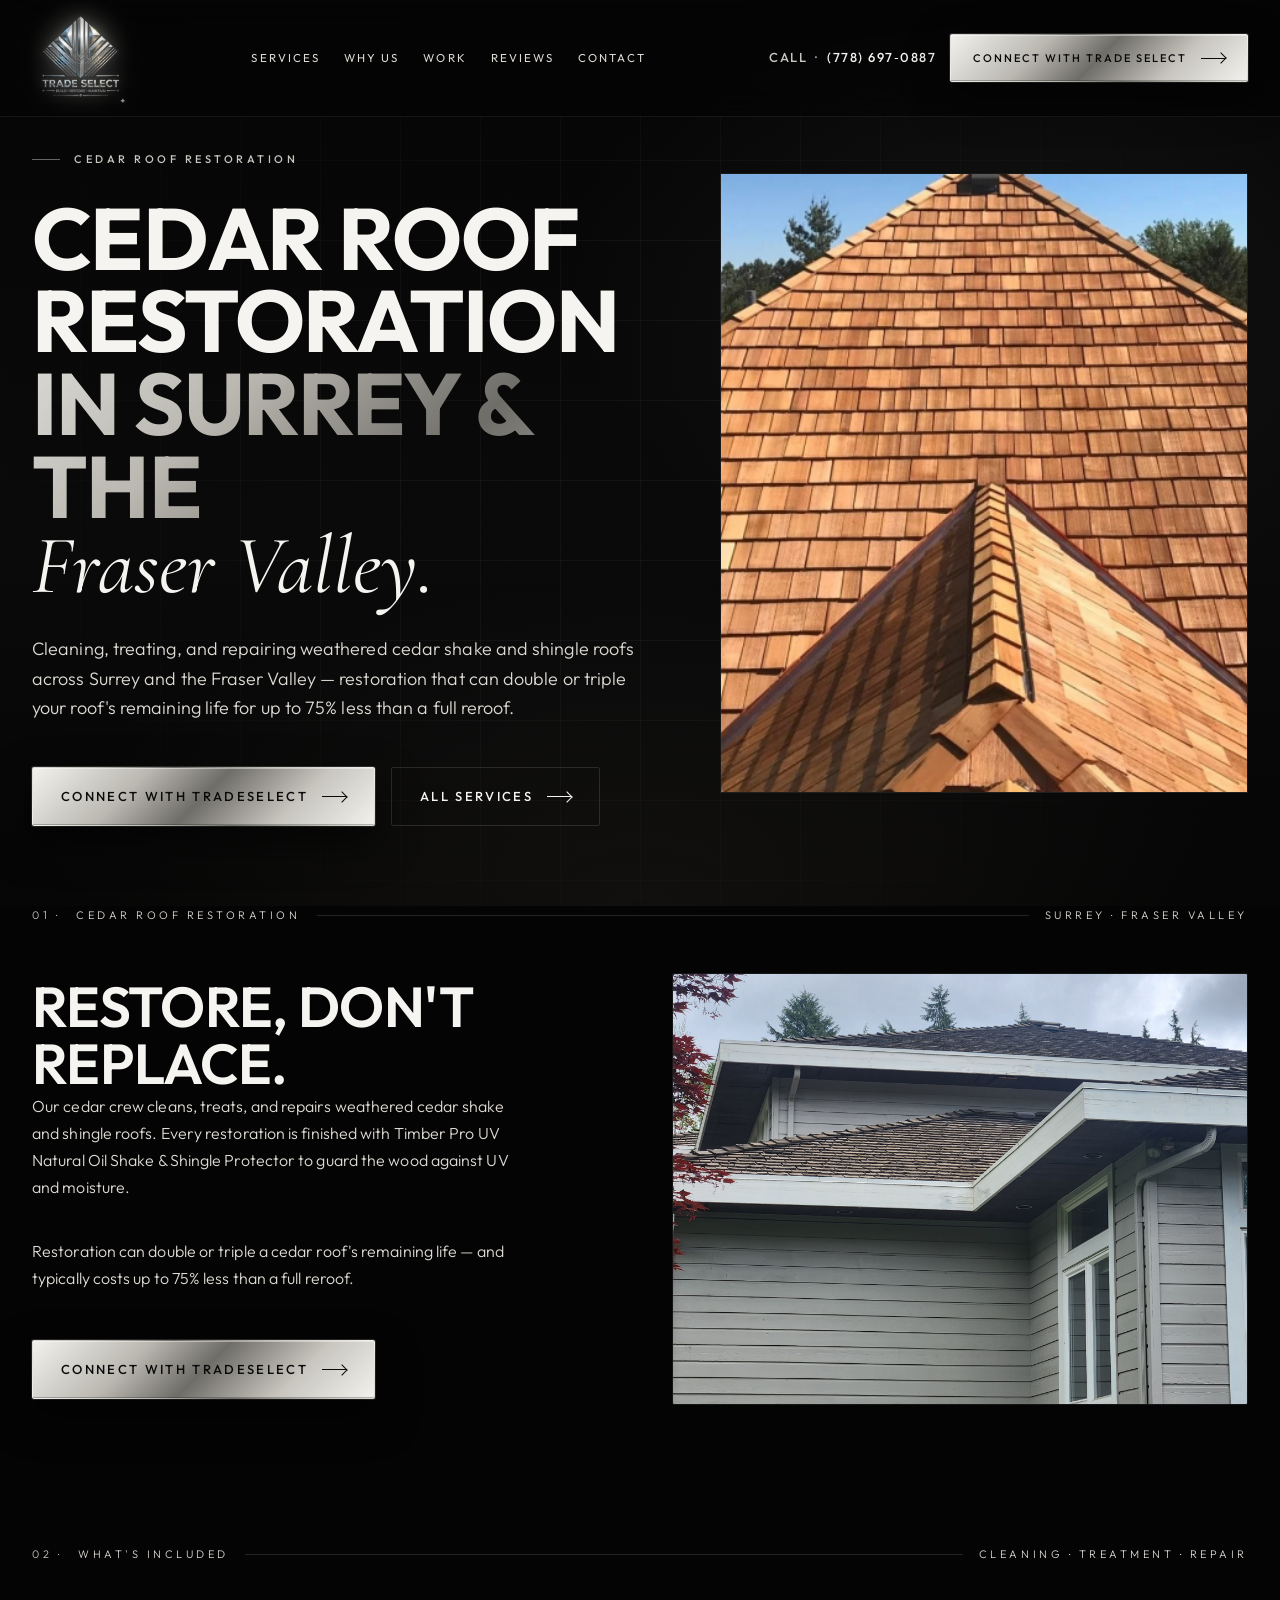
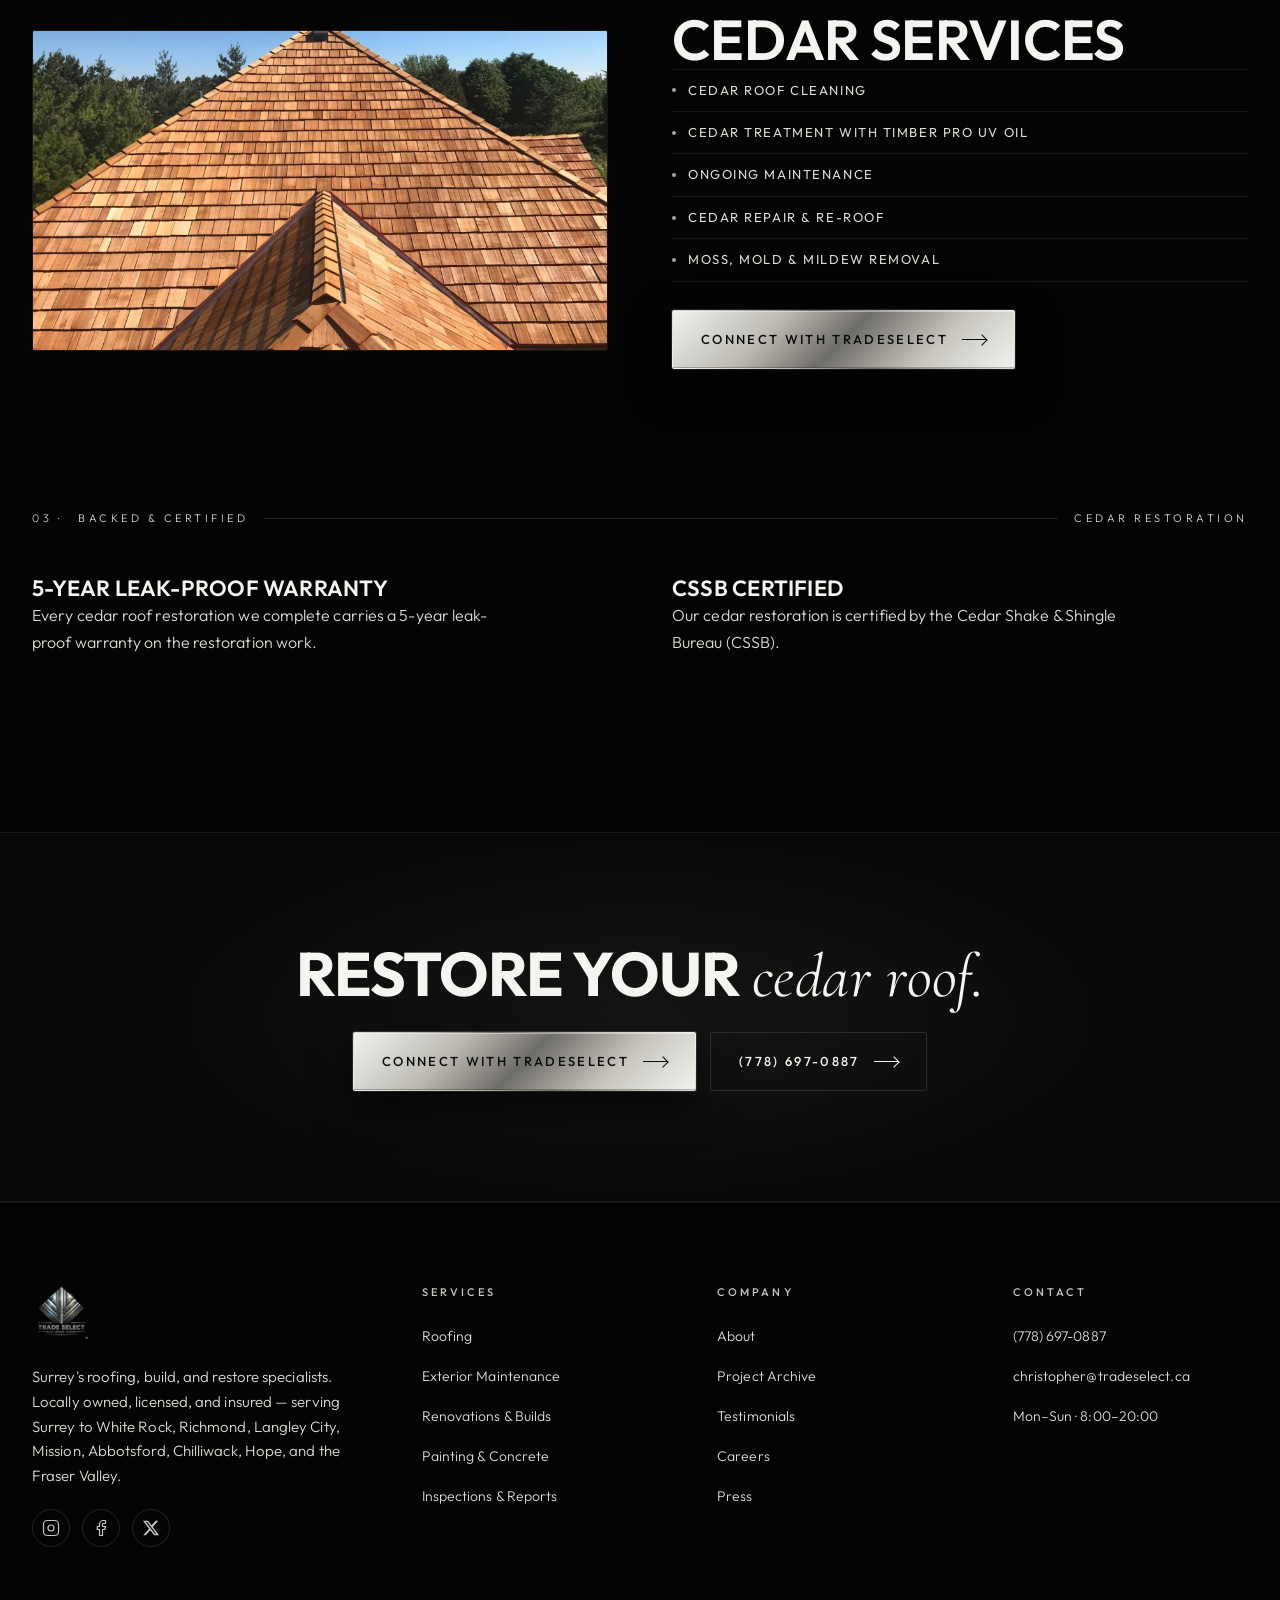
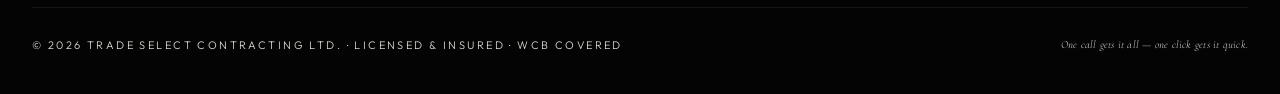
<file: cedar-roof-restoration-surrey.html>
<!DOCTYPE html>
<html lang="en">
<head>
  <meta charset="utf-8">
  <meta name="viewport" content="width=device-width, initial-scale=1">

  <!-- Google tag (gtag.js) -->
  <script async src="https://www.googletagmanager.com/gtag/js?id=G-NS8LM11NGY"></script>
  <script>
    window.dataLayer = window.dataLayer || [];
    function gtag(){dataLayer.push(arguments);}
    gtag('js', new Date());
    gtag('config', 'G-NS8LM11NGY');
  </script>

  <title>Cedar Roof Restoration Surrey BC | Trade Select</title>
  <meta name="description" content="Cedar roof cleaning, treatment, and restoration in Surrey and across the Fraser Valley by Trade Select. Restore weathered cedar shakes and shingles with a 5-year leak-proof warranty. Free quote.">

  <!-- Canonical -->
  <link rel="canonical" href="https://www.tradeselect.ca/cedar-roof-restoration-surrey" />

  <!-- Favicon -->
  <link rel="icon" type="image/png" href="trade_select_logo_transparent.png" />
  <link rel="apple-touch-icon" href="trade_select_logo_transparent.png" />

  <!-- Robots -->
  <meta name="robots" content="index, follow" />

  <!-- Service JSON-LD (facts only — no ratings, reviews, or track-record claims) -->
  <script type="application/ld+json">
  {
    "@context": "https://schema.org",
    "@type": "Service",
    "name": "Cedar Roof Restoration",
    "serviceType": ["Cedar Roof Cleaning", "Cedar Roof Treatment", "Cedar Roof Restoration", "Cedar Roof Repair", "Moss, Mold & Mildew Removal"],
    "provider": {
      "@type": "RoofingContractor",
      "name": "Trade Select",
      "telephone": "+17786970887",
      "url": "https://www.tradeselect.ca/"
    },
    "areaServed": [
      "Surrey", "White Rock", "South Surrey", "Cloverdale", "Newton", "Fleetwood", "Guildford",
      "Delta", "Langley City", "Township of Langley", "Richmond",
      "Abbotsford", "Mission", "Maple Ridge", "Pitt Meadows", "Chilliwack", "Hope",
      "New Westminster", "Burnaby"
    ],
    "url": "https://www.tradeselect.ca/cedar-roof-restoration-surrey"
  }
  </script>

  <link rel="preconnect" href="https://fonts.googleapis.com">
  <link rel="preconnect" href="https://fonts.gstatic.com" crossorigin>
  <link href="https://fonts.googleapis.com/css2?family=Outfit:wght@300;400;500;600;700;800&family=Cormorant+Garamond:ital,wght@0,400;0,500;1,400;1,500&display=swap" rel="stylesheet">
  <link rel="stylesheet" href="styles.css">
</head>
<body data-accent="silver">

<!-- ── Lead source attribution (hidden — captures traffic source for lead tracking; not user-visible) ── -->
<script>
(function () {
  var K = { s: 'ts_lead_source', m: 'ts_lead_medium', c: 'ts_lead_campaign' };
  var ss = null;
  try { ss = window.sessionStorage; ss.setItem('__ts', '1'); ss.removeItem('__ts'); } catch (e) { ss = null; }
  function get(k) { try { return ss ? ss.getItem(k) : null; } catch (e) { return null; } }
  function set(k, v) { try { if (ss) ss.setItem(k, v); } catch (e) {} }

  var p = new URLSearchParams(window.location.search);
  var utmS = (p.get('utm_source') || '').trim();
  var utmM = (p.get('utm_medium') || '').trim();
  var utmC = (p.get('utm_campaign') || '').trim();

  if (utmS) {
    // Campaign visit — last-touch: a fresh UTM click updates the stored source.
    set(K.s, utmS); set(K.m, utmM); set(K.c, utmC);
  } else if (!get(K.s)) {
    // No UTM and nothing stored yet → external referrer host, else "organic-direct".
    var src = 'organic-direct', ref = document.referrer || '';
    if (ref) { try { var h = new URL(ref).hostname; if (h && h !== window.location.hostname) src = h; } catch (e) {} }
    set(K.s, src); set(K.m, ''); set(K.c, '');
  }

  // Mirror stored values into hidden form inputs, if a form is present on this page.
  document.addEventListener('DOMContentLoaded', function () {
    [['lead_source', K.s], ['lead_medium', K.m], ['lead_campaign', K.c]].forEach(function (pair) {
      var el = document.querySelector('input[name="' + pair[0] + '"]');
      if (el) el.value = get(pair[1]) || '';
    });
  });
})();
</script>

<!-- ── Page Loader ───────────────────────────────────────────── -->
<div id="page-loader" aria-hidden="true">
  <div class="loader-logo-wrap">
    <img src="trade_select_logo_transparent.png" alt="" class="loader-logo" />
  </div>
  <span class="loader-wordmark">Trade Select</span>
  <div class="loader-bar-wrap">
    <div class="loader-bar" id="loader-bar"></div>
  </div>
</div>
<script>
  (function() {
    var bar = document.getElementById('loader-bar');
    var loader = document.getElementById('page-loader');
    setTimeout(function() { bar.style.width = '100%'; }, 50);
    function dismiss() {
      loader.classList.add('done');
      loader.addEventListener('animationend', function() { loader.remove(); }, { once: true });
    }
    if (document.readyState === 'complete') {
      setTimeout(dismiss, 2200);
    } else {
      window.addEventListener('load', function() { setTimeout(dismiss, 1400); });
    }
  })();
</script>

<!-- ── Nav ──────────────────────────────────────────────────── -->
<header class="nav" id="nav">
  <div class="container nav-inner">
    <a href="/#top" class="nav-logo">
      <img src="trade_select_logo_transparent.png" alt="Trade Select" class="nav-logo-img" />
    </a>
    <nav class="nav-links" aria-label="Main">
      <a class="nav-link" href="/#services">Services</a>
      <a class="nav-link" href="/#why">Why Us</a>
      <a class="nav-link" href="/#work">Work</a>
      <a class="nav-link" href="/#testimonials">Reviews</a>
      <a class="nav-link" href="/#contact">Contact</a>
    </nav>
    <div class="nav-cta">
      <div class="nav-phone">
        <span class="dim">CALL</span><span class="dot">·</span><a href="tel:7786970887">(778)&nbsp;697&#8209;0887</a>
      </div>
      <a href="/#contact" class="btn btn-silver" style="padding:14px 22px;font-size:11px">
        <span class="nav-btn-full">Connect with Trade Select</span>
        <span class="nav-btn-short">Connect</span>
        <span class="arrow"></span>
      </a>
    </div>
    <button class="nav-hamburger" id="nav-hamburger" aria-label="Open menu" aria-expanded="false">
      <span></span><span></span><span></span>
    </button>
  </div>
</header>

<!-- ── Mobile menu ───────────────────────────────────────────── -->
<div class="mobile-menu" id="mobile-menu" role="dialog" aria-label="Navigation">
  <a class="nav-link" href="/#services">Services</a>
  <a class="nav-link" href="/#why">Why Us</a>
  <a class="nav-link" href="/#work">Work</a>
  <a class="nav-link" href="/#testimonials">Reviews</a>
  <a class="nav-link" href="/#contact">Contact</a>
  <a href="tel:7786970887" class="nav-link">(778) 697-0887</a>
  <a href="/#contact" class="btn btn-silver">Connect with Trade Select<span class="arrow"></span></a>
</div>

<main>

<!-- ── Hero ──────────────────────────────────────────────────── -->
<section class="hero">
  <div class="hero-bg"></div>
  <div class="hero-grid"></div>
  <div class="container hero-inner">
    <div class="hero-left reveal">
      <div class="eyebrow">Cedar Roof Restoration</div>
      <h1 class="hero-headline">
        <span class="line">Cedar Roof Restoration</span>
        <span class="line silver-text">in Surrey &amp; the</span>
        <span class="line it serif-it">Fraser Valley.</span>
      </h1>
      <p class="hero-sub">
        Cleaning, treating, and repairing weathered cedar shake and shingle roofs across Surrey and the Fraser Valley — restoration that can double or triple your roof's remaining life for up to 75% less than a full reroof.
      </p>
      <div class="hero-ctas">
        <a href="/#quote-form-new" class="btn btn-silver">Connect with TradeSelect<span class="arrow"></span></a>
        <a href="/#services" class="btn btn-ghost">All Services<span class="arrow"></span></a>
      </div>
    </div>
    <div class="hero-right reveal">
      <span class="corner-tick tl"></span>
      <span class="corner-tick tr"></span>
      <span class="corner-tick bl"></span>
      <span class="corner-tick br"></span>
      <img src="CedarRoofConditioning.png" alt="A restored cedar shake roof with warm, freshly treated shakes meeting at the ridge under a clear blue sky." style="position:absolute;inset:0;width:100%;height:100%;object-fit:cover" />
    </div>
  </div>
</section>

<!-- ── The Restoration ───────────────────────────────────────── -->
<section id="cedar-restoration">
  <div class="container">
    <div class="section-eyebrow-row reveal">
      <span class="idx">01 ·</span><span>Cedar Roof Restoration</span>
      <span class="line"></span>
      <span>Surrey · Fraser Valley</span>
    </div>
    <div class="sa-layout reveal">
      <div class="sa-content">
        <h2 class="h-section">Restore, don't replace.</h2>
        <p class="sa-sub">Our cedar crew cleans, treats, and repairs weathered cedar shake and shingle roofs. Every restoration is finished with Timber Pro UV Natural Oil Shake &amp; Shingle Protector to guard the wood against UV and moisture.</p>
        <p class="sa-sub">Restoration can double or triple a cedar roof's remaining life — and typically costs up to 75% less than a full reroof.</p>
        <a href="/#quote-form-new" class="btn btn-silver" style="margin-top:12px">Connect with TradeSelect<span class="arrow"></span></a>
      </div>
      <div class="sa-map-wrap" style="height:auto">
        <img src="TradeSelectWebsiteProjectPhotos/3592.jpeg" alt="A weathered brown cedar shake roof on a home, aged and greyed before restoration." style="display:block;width:100%;height:100%;object-fit:cover" />
      </div>
    </div>
  </div>
</section>

<!-- ── What's Included ───────────────────────────────────────── -->
<section id="cedar-services">
  <div class="container">
    <div class="section-eyebrow-row reveal">
      <span class="idx">02 ·</span><span>What's Included</span>
      <span class="line"></span>
      <span>Cleaning · Treatment · Repair</span>
    </div>
    <div class="sa-layout reveal">
      <div class="sa-map-wrap" style="height:auto">
        <img src="CedarRoofConditioning.png" alt="Close-up of a cedar shake roof after cleaning and oil treatment, showing even, warm-toned shakes." style="display:block;width:100%;height:100%;object-fit:cover" />
      </div>
      <div class="sa-content">
        <h2 class="h-section">Cedar Services</h2>
        <div class="sa-areas-grid" style="grid-template-columns:1fr">
          <ul class="sa-list">
            <li>Cedar roof cleaning</li>
            <li>Cedar treatment with Timber Pro UV oil</li>
            <li>Ongoing maintenance</li>
            <li>Cedar repair &amp; re-roof</li>
            <li>Moss, mold &amp; mildew removal</li>
          </ul>
        </div>
        <a href="/#quote-form-new" class="btn btn-silver" style="margin-top:28px">Connect with TradeSelect<span class="arrow"></span></a>
      </div>
    </div>
  </div>
</section>

<!-- ── Backed & Certified ────────────────────────────────────── -->
<section id="cedar-assurance">
  <div class="container">
    <div class="section-eyebrow-row reveal">
      <span class="idx">03 ·</span><span>Backed &amp; Certified</span>
      <span class="line"></span>
      <span>Cedar Restoration</span>
    </div>
    <div class="sa-layout reveal">
      <div class="sa-content">
        <h3 class="h-card">5-Year Leak-Proof Warranty</h3>
        <p class="sa-sub">Every cedar roof restoration we complete carries a 5-year leak-proof warranty on the restoration work.</p>
      </div>
      <div class="sa-content">
        <h3 class="h-card">CSSB Certified</h3>
        <p class="sa-sub">Our cedar restoration is certified by the Cedar Shake &amp; Shingle Bureau (CSSB).</p>
      </div>
    </div>
  </div>
</section>

<!-- ── CTA ───────────────────────────────────────────────────── -->
<section class="cta-strip">
  <div class="container">
    <h2>Restore your <span class="it serif-it">cedar roof.</span></h2>
    <!-- TODO: CLIENT COPY NEEDED — CTA supporting line. Left blank intentionally. -->
    <div class="ctas">
      <a href="/#quote-form-new" class="btn btn-silver">Connect with TradeSelect<span class="arrow"></span></a>
      <a href="tel:7786970887" class="btn btn-ghost">(778) 697-0887<span class="arrow"></span></a>
    </div>
  </div>
</section>

</main>

<!-- ── Footer ─────────────────────────────────────────────────── -->
<footer class="footer">
  <div class="container">
    <div class="footer-grid">
      <div class="footer-brand">
        <a href="/#top" class="nav-logo">
          <img src="trade_select_logo_transparent.png" alt="Trade Select" class="footer-logo-img" />
        </a>
        <p>Surrey's roofing, build, and restore specialists. Locally owned, licensed, and insured — serving Surrey to White Rock, Richmond, Langley City, Mission, Abbotsford, Chilliwack, Hope, and the Fraser Valley.</p>
        <div class="footer-social">
          <a href="https://www.instagram.com/tradeselect" target="_blank" rel="noopener noreferrer" class="social-btn" aria-label="Instagram">
            <svg width="18" height="18" viewBox="0 0 24 24" fill="none" stroke="currentColor" stroke-width="1.6" stroke-linecap="round" stroke-linejoin="round">
              <rect x="2" y="2" width="20" height="20" rx="5" ry="5"/><circle cx="12" cy="12" r="4"/><circle cx="17.5" cy="6.5" r="0.5" fill="currentColor" stroke="none"/>
            </svg>
          </a>
          <a href="https://www.facebook.com/tradeselect" target="_blank" rel="noopener noreferrer" class="social-btn" aria-label="Facebook">
            <svg width="18" height="18" viewBox="0 0 24 24" fill="none" stroke="currentColor" stroke-width="1.6" stroke-linecap="round" stroke-linejoin="round">
              <path d="M18 2h-3a5 5 0 0 0-5 5v3H7v4h3v8h4v-8h3l1-4h-4V7a1 1 0 0 1 1-1h3z"/>
            </svg>
          </a>
          <a href="https://www.twitter.com/tradeselect" target="_blank" rel="noopener noreferrer" class="social-btn" aria-label="Twitter / X">
            <svg width="18" height="18" viewBox="0 0 24 24" fill="currentColor" stroke="none">
              <path d="M18.244 2.25h3.308l-7.227 8.26 8.502 11.24H16.17l-5.214-6.817L4.99 21.75H1.68l7.73-8.835L1.254 2.25H8.08l4.713 6.231zm-1.161 17.52h1.833L7.084 4.126H5.117z"/>
            </svg>
          </a>
        </div>
      </div>
      <div class="footer-col">
        <h5>Services</h5>
        <ul>
          <li><a href="/#all-services">Roofing</a></li>
          <li><a href="/#all-services">Exterior Maintenance</a></li>
          <li><a href="/#all-services">Renovations &amp; Builds</a></li>
          <li><a href="/#all-services">Painting &amp; Concrete</a></li>
          <li><a href="/#all-services">Inspections &amp; Reports</a></li>
        </ul>
      </div>
      <div class="footer-col">
        <h5>Company</h5>
        <ul>
          <li><a href="/#why">About</a></li>
          <li><a href="/#work">Project Archive</a></li>
          <li><a href="/#testimonials">Testimonials</a></li>
          <li><a href="/#contact">Careers</a></li>
          <li><a href="/#contact">Press</a></li>
        </ul>
      </div>
      <div class="footer-col">
        <h5>Contact</h5>
        <ul>
          <li><a href="tel:7786970887">(778) 697-0887</a></li>
          <li><a href="mailto:christopher@tradeselect.ca">christopher@tradeselect.ca</a></li>

          <li><a href="/#contact">Mon–Sun · 8:00–20:00</a></li>
        </ul>
      </div>
    </div>
    <div class="footer-base">
      <div>© 2026 Trade Select Contracting Ltd. · Licensed &amp; Insured · WCB Covered</div>
      <div style="font-family:var(--font-serif);font-style:italic;letter-spacing:0.02em;text-transform:none">One call gets it all — one click gets it quick.</div>
    </div>
  </div>
</footer>

<script>
document.addEventListener('DOMContentLoaded', () => {

  // Scroll reveal
  const reveals = document.querySelectorAll('.reveal');
  reveals.forEach(el => {
    const r = el.getBoundingClientRect();
    if (r.top < window.innerHeight && r.bottom > 0) el.classList.add('in');
  });
  const obs = new IntersectionObserver(entries => {
    entries.forEach(e => {
      if (e.isIntersecting) { e.target.classList.add('in'); obs.unobserve(e.target); }
    });
  }, { threshold: 0.12 });
  reveals.forEach(el => obs.observe(el));

  // Nav scroll
  const nav = document.getElementById('nav');
  window.addEventListener('scroll', () => {
    nav.classList.toggle('scrolled', window.scrollY > 24);
  }, { passive: true });

  // Mobile menu
  const hamburger = document.getElementById('nav-hamburger');
  const mobileMenu = document.getElementById('mobile-menu');
  hamburger.addEventListener('click', () => {
    const isOpen = mobileMenu.classList.toggle('open');
    hamburger.classList.toggle('active', isOpen);
    hamburger.setAttribute('aria-expanded', isOpen);
    document.body.style.overflow = isOpen ? 'hidden' : '';
  });
  mobileMenu.querySelectorAll('a').forEach(link => {
    link.addEventListener('click', () => {
      mobileMenu.classList.remove('open');
      hamburger.classList.remove('active');
      hamburger.setAttribute('aria-expanded', 'false');
      document.body.style.overflow = '';
    });
  });

  // ── GA4: phone-tap tracking ───────────────────────────────────
  // Single delegated listener. Never calls preventDefault and never delays
  // navigation — gtag sends via sendBeacon, which survives the page unload
  // that the tel: dial triggers, so the call fires instantly on mobile.
  // link_location values are namespaced "cedar_" so they stay distinct from
  // the homepage and the gutter page in GA4.
  document.addEventListener('click', function (e) {
    const tel = e.target.closest('a[href^="tel:"]');
    if (!tel) return;
    let loc = 'cedar_other';
    if      (tel.closest('.mobile-menu')) loc = 'cedar_mobile_menu';
    else if (tel.closest('header'))       loc = 'cedar_header';
    else if (tel.closest('.footer'))      loc = 'cedar_footer';
    else if (tel.closest('.cta-strip'))   loc = 'cedar_cta';
    if (typeof gtag === 'function') {
      gtag('event', 'phone_click', { link_location: loc });
    }
  }, { passive: true });

});
</script>

</body>
</html>
</file>
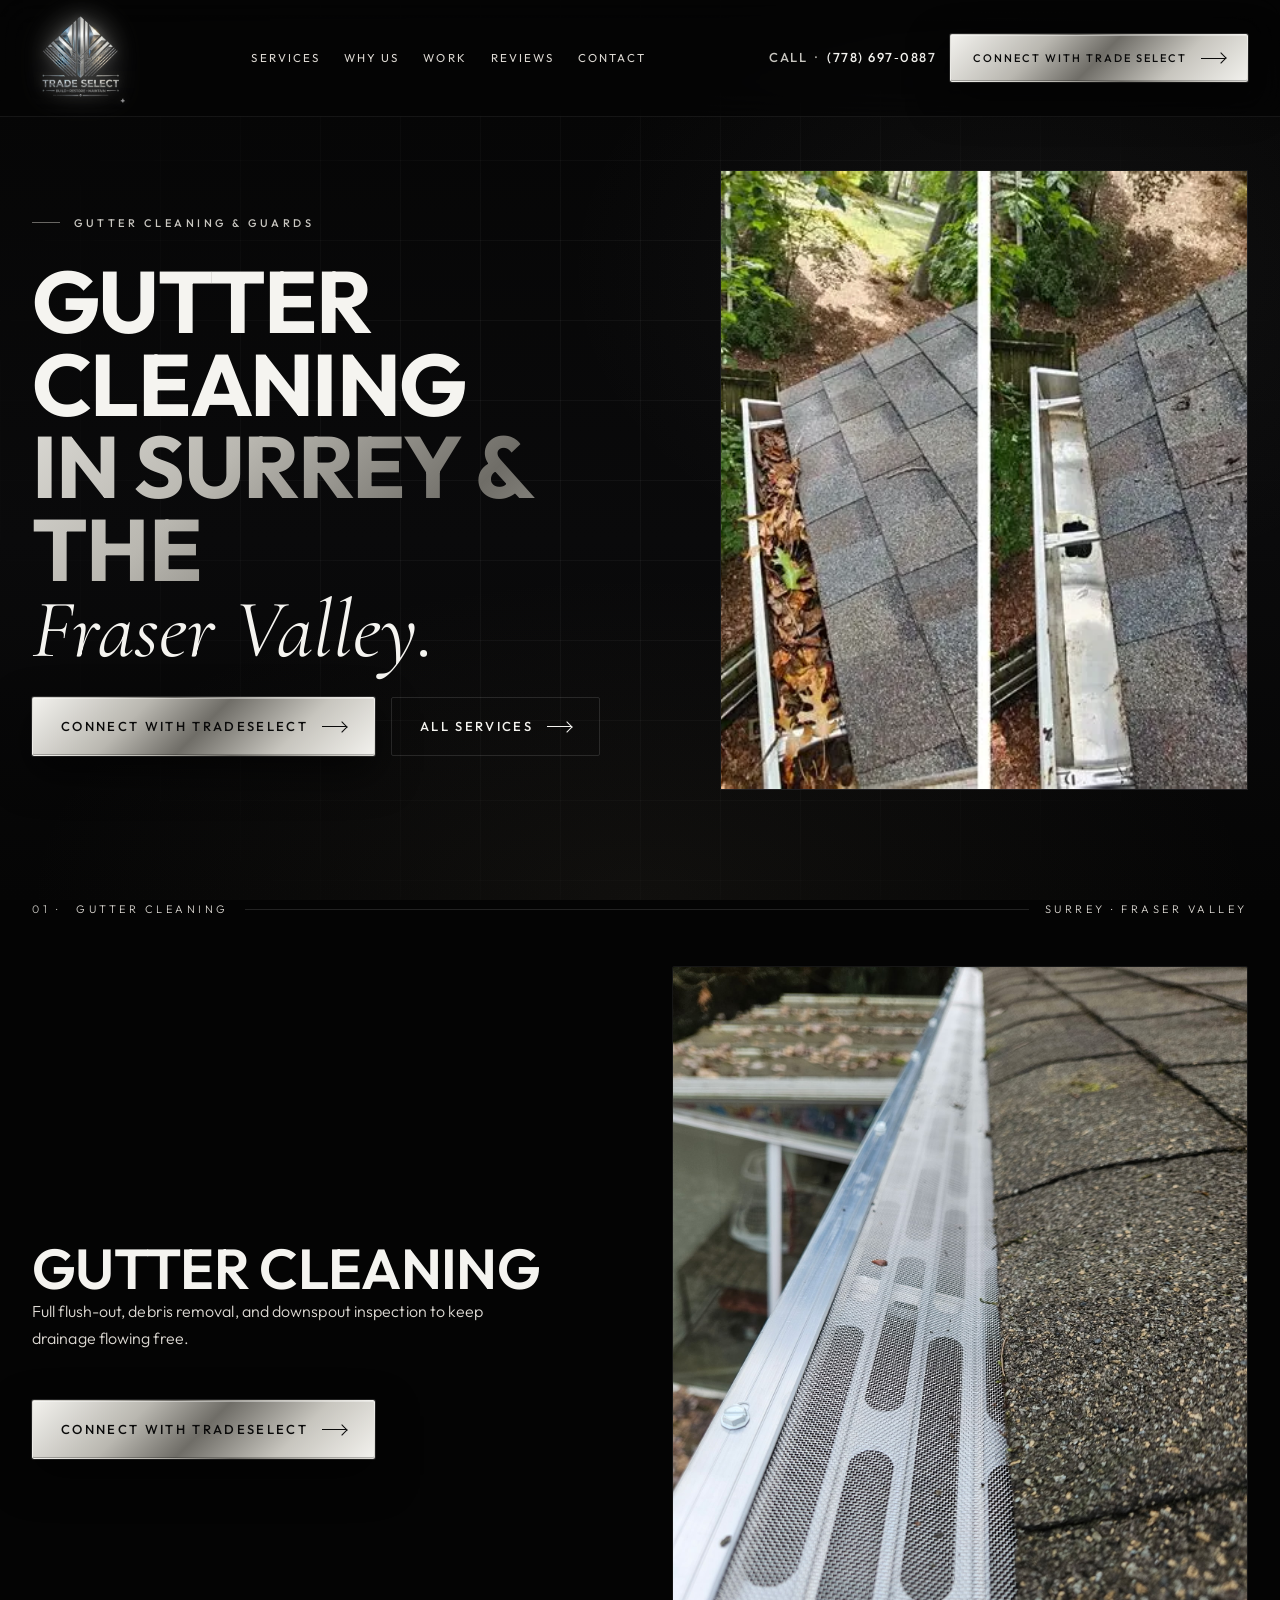
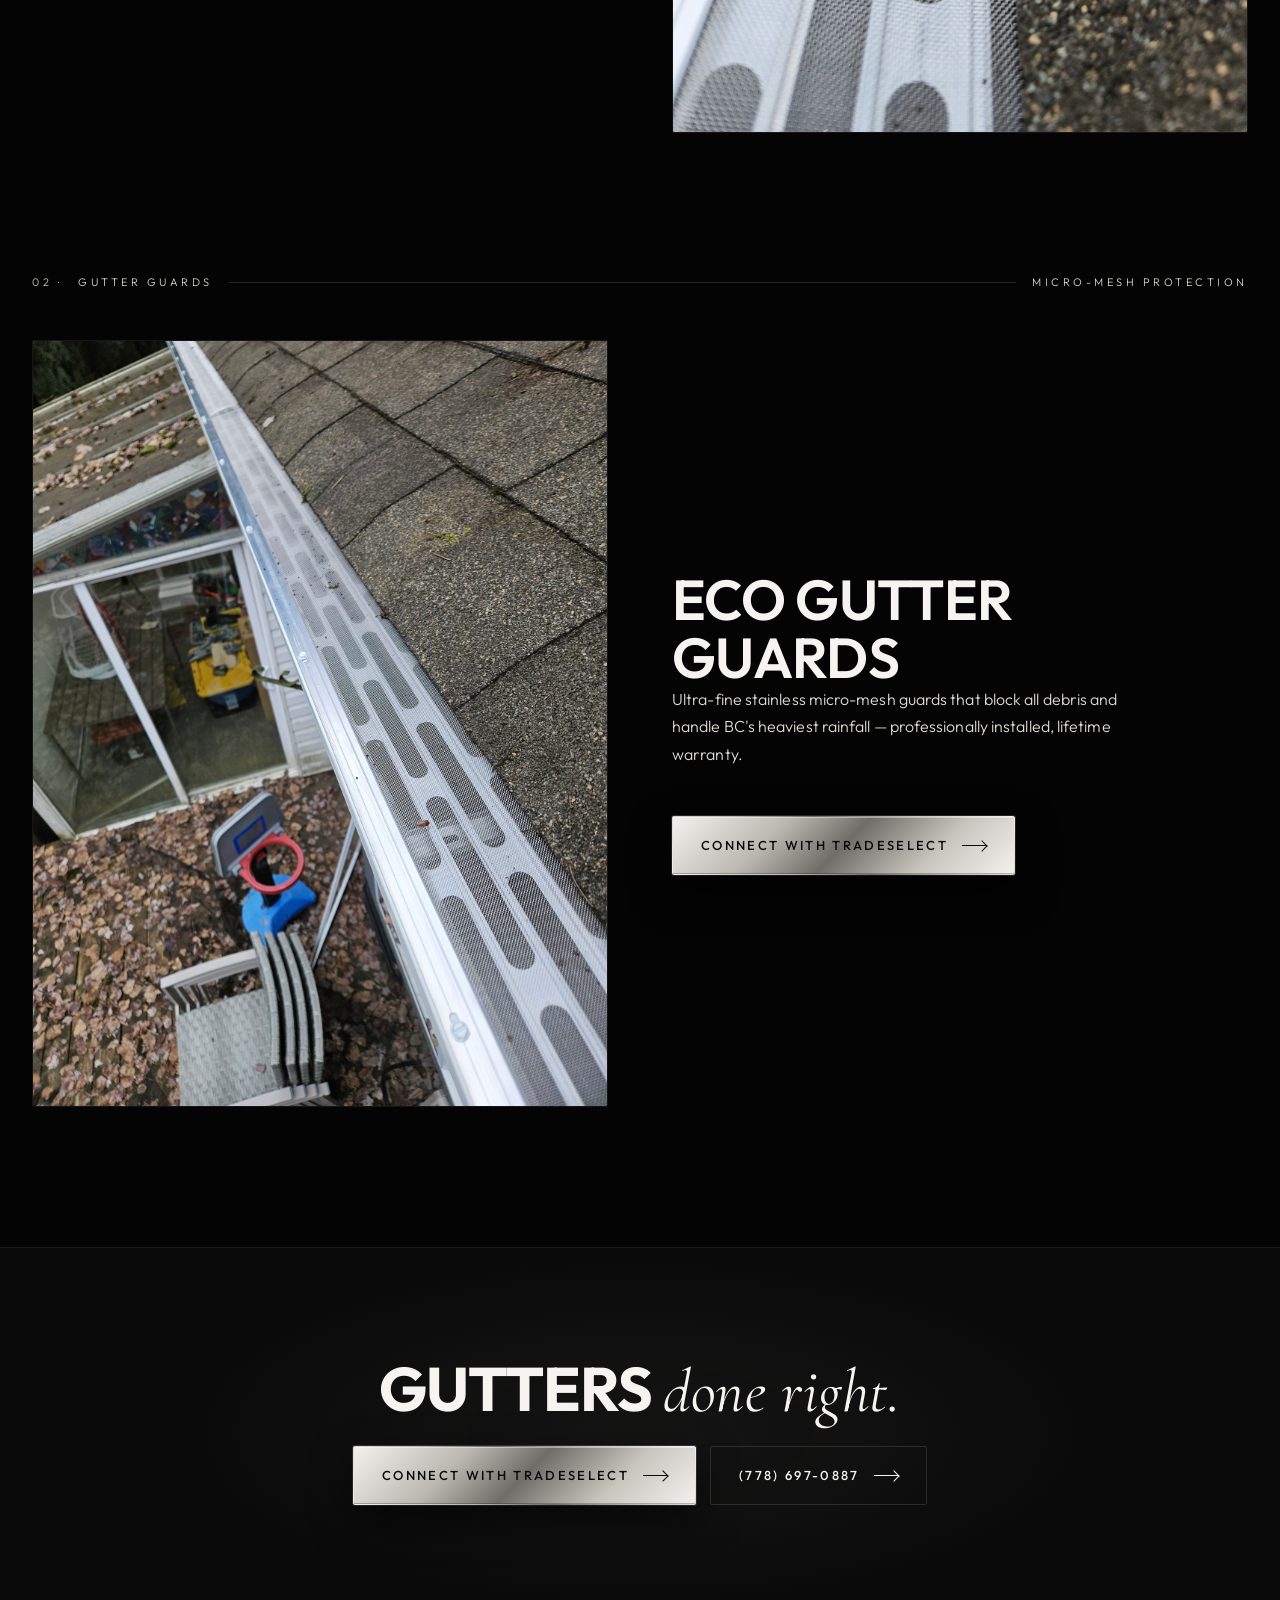
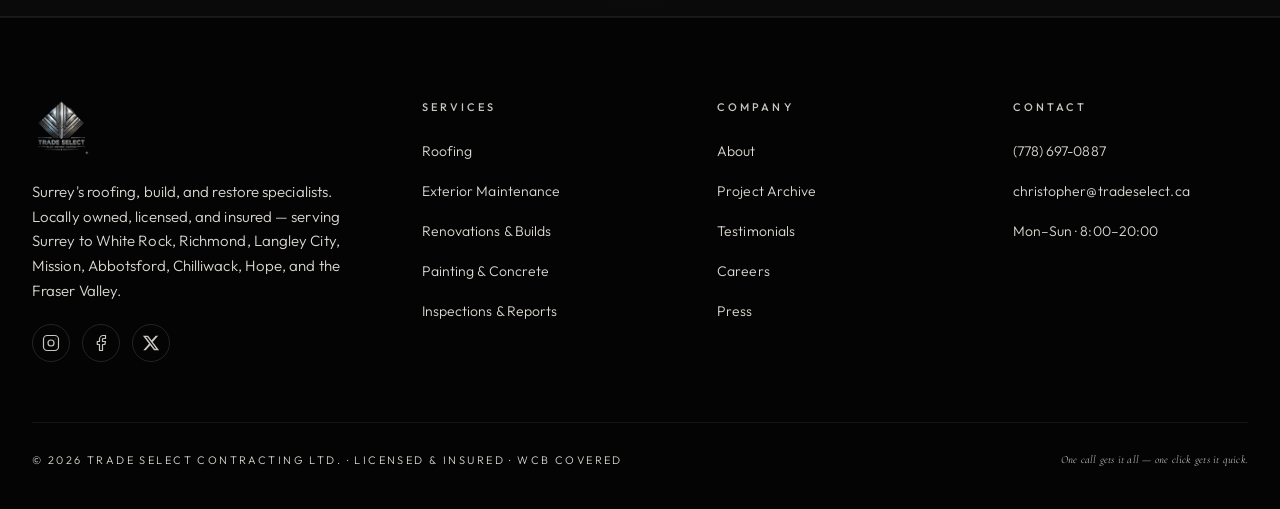
<file: gutter-cleaning-surrey.html>
<!DOCTYPE html>
<html lang="en">
<head>
  <meta charset="utf-8">
  <meta name="viewport" content="width=device-width, initial-scale=1">

  <!-- Google tag (gtag.js) -->
  <script async src="https://www.googletagmanager.com/gtag/js?id=G-NS8LM11NGY"></script>
  <script>
    window.dataLayer = window.dataLayer || [];
    function gtag(){dataLayer.push(arguments);}
    gtag('js', new Date());
    gtag('config', 'G-NS8LM11NGY');
  </script>

  <title>Gutter Cleaning Surrey BC | Trade Select</title>
  <meta name="description" content="Professional gutter cleaning and gutter guard installation in Surrey and across the Fraser Valley by Trade Select. Full flush-out, debris removal, and micro-mesh gutter guards. Request a free quote.">

  <!-- Canonical -->
  <link rel="canonical" href="https://www.tradeselect.ca/gutter-cleaning-surrey" />

  <!-- Favicon -->
  <link rel="icon" type="image/png" href="trade_select_logo_transparent.png" />
  <link rel="apple-touch-icon" href="trade_select_logo_transparent.png" />

  <!-- Robots -->
  <meta name="robots" content="index, follow" />

  <!-- Service JSON-LD (facts only — no ratings, reviews, or warranty claims) -->
  <script type="application/ld+json">
  {
    "@context": "https://schema.org",
    "@type": "Service",
    "name": "Gutter Cleaning & Gutter Guards",
    "serviceType": ["Gutter Cleaning", "Gutter Guard Installation"],
    "provider": {
      "@type": "RoofingContractor",
      "name": "Trade Select",
      "telephone": "+17786970887",
      "url": "https://www.tradeselect.ca/"
    },
    "areaServed": [
      "Surrey", "White Rock", "South Surrey", "Cloverdale", "Newton", "Fleetwood", "Guildford",
      "Delta", "Langley City", "Township of Langley", "Richmond",
      "Abbotsford", "Mission", "Maple Ridge", "Pitt Meadows", "Chilliwack", "Hope",
      "New Westminster", "Burnaby"
    ],
    "url": "https://www.tradeselect.ca/gutter-cleaning-surrey"
  }
  </script>

  <link rel="preconnect" href="https://fonts.googleapis.com">
  <link rel="preconnect" href="https://fonts.gstatic.com" crossorigin>
  <link href="https://fonts.googleapis.com/css2?family=Outfit:wght@300;400;500;600;700;800&family=Cormorant+Garamond:ital,wght@0,400;0,500;1,400;1,500&display=swap" rel="stylesheet">
  <link rel="stylesheet" href="styles.css">
</head>
<body data-accent="silver">

<!-- ── Lead source attribution (hidden — captures traffic source for lead tracking; not user-visible) ── -->
<script>
(function () {
  var K = { s: 'ts_lead_source', m: 'ts_lead_medium', c: 'ts_lead_campaign' };
  var ss = null;
  try { ss = window.sessionStorage; ss.setItem('__ts', '1'); ss.removeItem('__ts'); } catch (e) { ss = null; }
  function get(k) { try { return ss ? ss.getItem(k) : null; } catch (e) { return null; } }
  function set(k, v) { try { if (ss) ss.setItem(k, v); } catch (e) {} }

  var p = new URLSearchParams(window.location.search);
  var utmS = (p.get('utm_source') || '').trim();
  var utmM = (p.get('utm_medium') || '').trim();
  var utmC = (p.get('utm_campaign') || '').trim();

  if (utmS) {
    // Campaign visit — last-touch: a fresh UTM click updates the stored source.
    set(K.s, utmS); set(K.m, utmM); set(K.c, utmC);
  } else if (!get(K.s)) {
    // No UTM and nothing stored yet → external referrer host, else "organic-direct".
    var src = 'organic-direct', ref = document.referrer || '';
    if (ref) { try { var h = new URL(ref).hostname; if (h && h !== window.location.hostname) src = h; } catch (e) {} }
    set(K.s, src); set(K.m, ''); set(K.c, '');
  }

  // Mirror stored values into hidden form inputs, if a form is present on this page.
  document.addEventListener('DOMContentLoaded', function () {
    [['lead_source', K.s], ['lead_medium', K.m], ['lead_campaign', K.c]].forEach(function (pair) {
      var el = document.querySelector('input[name="' + pair[0] + '"]');
      if (el) el.value = get(pair[1]) || '';
    });
  });
})();
</script>

<!-- ── Page Loader ───────────────────────────────────────────── -->
<div id="page-loader" aria-hidden="true">
  <div class="loader-logo-wrap">
    <img src="trade_select_logo_transparent.png" alt="" class="loader-logo" />
  </div>
  <span class="loader-wordmark">Trade Select</span>
  <div class="loader-bar-wrap">
    <div class="loader-bar" id="loader-bar"></div>
  </div>
</div>
<script>
  (function() {
    var bar = document.getElementById('loader-bar');
    var loader = document.getElementById('page-loader');
    setTimeout(function() { bar.style.width = '100%'; }, 50);
    function dismiss() {
      loader.classList.add('done');
      loader.addEventListener('animationend', function() { loader.remove(); }, { once: true });
    }
    if (document.readyState === 'complete') {
      setTimeout(dismiss, 2200);
    } else {
      window.addEventListener('load', function() { setTimeout(dismiss, 1400); });
    }
  })();
</script>

<!-- ── Nav ──────────────────────────────────────────────────── -->
<header class="nav" id="nav">
  <div class="container nav-inner">
    <a href="/#top" class="nav-logo">
      <img src="trade_select_logo_transparent.png" alt="Trade Select" class="nav-logo-img" />
    </a>
    <nav class="nav-links" aria-label="Main">
      <a class="nav-link" href="/#services">Services</a>
      <a class="nav-link" href="/#why">Why Us</a>
      <a class="nav-link" href="/#work">Work</a>
      <a class="nav-link" href="/#testimonials">Reviews</a>
      <a class="nav-link" href="/#contact">Contact</a>
    </nav>
    <div class="nav-cta">
      <div class="nav-phone">
        <span class="dim">CALL</span><span class="dot">·</span><a href="tel:7786970887">(778)&nbsp;697&#8209;0887</a>
      </div>
      <a href="/#contact" class="btn btn-silver" style="padding:14px 22px;font-size:11px">
        <span class="nav-btn-full">Connect with Trade Select</span>
        <span class="nav-btn-short">Connect</span>
        <span class="arrow"></span>
      </a>
    </div>
    <button class="nav-hamburger" id="nav-hamburger" aria-label="Open menu" aria-expanded="false">
      <span></span><span></span><span></span>
    </button>
  </div>
</header>

<!-- ── Mobile menu ───────────────────────────────────────────── -->
<div class="mobile-menu" id="mobile-menu" role="dialog" aria-label="Navigation">
  <a class="nav-link" href="/#services">Services</a>
  <a class="nav-link" href="/#why">Why Us</a>
  <a class="nav-link" href="/#work">Work</a>
  <a class="nav-link" href="/#testimonials">Reviews</a>
  <a class="nav-link" href="/#contact">Contact</a>
  <a href="tel:7786970887" class="nav-link">(778) 697-0887</a>
  <a href="/#contact" class="btn btn-silver">Connect with Trade Select<span class="arrow"></span></a>
</div>

<main>

<!-- ── Hero ──────────────────────────────────────────────────── -->
<section class="hero">
  <div class="hero-bg"></div>
  <div class="hero-grid"></div>
  <div class="container hero-inner">
    <div class="hero-left reveal">
      <div class="eyebrow">Gutter Cleaning &amp; Guards</div>
      <h1 class="hero-headline">
        <span class="line">Gutter Cleaning</span>
        <span class="line silver-text">in Surrey &amp; the</span>
        <span class="line it serif-it">Fraser Valley.</span>
      </h1>
      <!-- TODO: CLIENT COPY NEEDED — hero intro sentence(s) describing the gutter service in the client's own words. Left blank intentionally; no placeholder copy. -->
      <div class="hero-ctas">
        <a href="/#quote-form-new" class="btn btn-silver">Connect with TradeSelect<span class="arrow"></span></a>
        <a href="/#services" class="btn btn-ghost">All Services<span class="arrow"></span></a>
      </div>
    </div>
    <div class="hero-right reveal">
      <span class="corner-tick tl"></span>
      <span class="corner-tick tr"></span>
      <span class="corner-tick bl"></span>
      <span class="corner-tick br"></span>
      <img src="GutterCleaning.webp" alt="Before-and-after gutter cleaning: the left half of the gutter is packed with leaves and debris, the right half cleaned out to bare metal." style="position:absolute;inset:0;width:100%;height:100%;object-fit:cover" />
    </div>
  </div>
</section>

<!-- ── Gutter Cleaning ───────────────────────────────────────── -->
<section id="gutter-cleaning">
  <div class="container">
    <div class="section-eyebrow-row reveal">
      <span class="idx">01 ·</span><span>Gutter Cleaning</span>
      <span class="line"></span>
      <span>Surrey · Fraser Valley</span>
    </div>
    <div class="sa-layout reveal">
      <div class="sa-content">
        <h2 class="h-section">Gutter Cleaning</h2>
        <p class="sa-sub">Full flush-out, debris removal, and downspout inspection to keep drainage flowing free.</p>
        <!-- TODO: CLIENT COPY NEEDED — expanded gutter cleaning detail (what's included, how it's done, why it matters). Client is writing this. Do not fill. -->
        <a href="/#quote-form-new" class="btn btn-silver" style="margin-top:12px">Connect with TradeSelect<span class="arrow"></span></a>
      </div>
      <div class="sa-map-wrap" style="height:auto">
        <img src="gutterphoto2.jpeg" alt="Close-up of a stainless micro-mesh gutter guard fitted over an aluminium gutter at a shingled roof edge." style="display:block;width:100%;height:100%;object-fit:cover" />
      </div>
    </div>
  </div>
</section>

<!-- ── Gutter Guards ─────────────────────────────────────────── -->
<section id="gutter-guards">
  <div class="container">
    <div class="section-eyebrow-row reveal">
      <span class="idx">02 ·</span><span>Gutter Guards</span>
      <span class="line"></span>
      <span>Micro-Mesh Protection</span>
    </div>
    <div class="sa-layout reveal">
      <div class="sa-map-wrap" style="height:auto">
        <img src="gutterphoto1.jpeg" alt="Micro-mesh gutter guard installed along a shingled roof edge, viewed from above with a sunroom and patio below." style="display:block;width:100%;height:100%;object-fit:cover" />
      </div>
      <div class="sa-content">
        <h2 class="h-section">Eco Gutter Guards</h2>
        <p class="sa-sub">Ultra-fine stainless micro-mesh guards that block all debris and handle BC's heaviest rainfall — professionally installed, lifetime warranty.</p>
        <!-- TODO: CLIENT COPY NEEDED — expanded gutter guard detail. Client is writing this. -->
        <a href="/#quote-form-new" class="btn btn-silver" style="margin-top:12px">Connect with TradeSelect<span class="arrow"></span></a>
      </div>
    </div>
  </div>
</section>

<!-- ── CTA ───────────────────────────────────────────────────── -->
<section class="cta-strip">
  <div class="container">
    <h2>Gutters <span class="it serif-it">done right.</span></h2>
    <!-- TODO: CLIENT COPY NEEDED — CTA supporting line. Left blank intentionally. -->
    <div class="ctas">
      <a href="/#quote-form-new" class="btn btn-silver">Connect with TradeSelect<span class="arrow"></span></a>
      <a href="tel:7786970887" class="btn btn-ghost">(778) 697-0887<span class="arrow"></span></a>
    </div>
  </div>
</section>

</main>

<!-- ── Footer ─────────────────────────────────────────────────── -->
<footer class="footer">
  <div class="container">
    <div class="footer-grid">
      <div class="footer-brand">
        <a href="/#top" class="nav-logo">
          <img src="trade_select_logo_transparent.png" alt="Trade Select" class="footer-logo-img" />
        </a>
        <p>Surrey's roofing, build, and restore specialists. Locally owned, licensed, and insured — serving Surrey to White Rock, Richmond, Langley City, Mission, Abbotsford, Chilliwack, Hope, and the Fraser Valley.</p>
        <div class="footer-social">
          <a href="https://www.instagram.com/tradeselect" target="_blank" rel="noopener noreferrer" class="social-btn" aria-label="Instagram">
            <svg width="18" height="18" viewBox="0 0 24 24" fill="none" stroke="currentColor" stroke-width="1.6" stroke-linecap="round" stroke-linejoin="round">
              <rect x="2" y="2" width="20" height="20" rx="5" ry="5"/><circle cx="12" cy="12" r="4"/><circle cx="17.5" cy="6.5" r="0.5" fill="currentColor" stroke="none"/>
            </svg>
          </a>
          <a href="https://www.facebook.com/tradeselect" target="_blank" rel="noopener noreferrer" class="social-btn" aria-label="Facebook">
            <svg width="18" height="18" viewBox="0 0 24 24" fill="none" stroke="currentColor" stroke-width="1.6" stroke-linecap="round" stroke-linejoin="round">
              <path d="M18 2h-3a5 5 0 0 0-5 5v3H7v4h3v8h4v-8h3l1-4h-4V7a1 1 0 0 1 1-1h3z"/>
            </svg>
          </a>
          <a href="https://www.twitter.com/tradeselect" target="_blank" rel="noopener noreferrer" class="social-btn" aria-label="Twitter / X">
            <svg width="18" height="18" viewBox="0 0 24 24" fill="currentColor" stroke="none">
              <path d="M18.244 2.25h3.308l-7.227 8.26 8.502 11.24H16.17l-5.214-6.817L4.99 21.75H1.68l7.73-8.835L1.254 2.25H8.08l4.713 6.231zm-1.161 17.52h1.833L7.084 4.126H5.117z"/>
            </svg>
          </a>
        </div>
      </div>
      <div class="footer-col">
        <h5>Services</h5>
        <ul>
          <li><a href="/#all-services">Roofing</a></li>
          <li><a href="/#all-services">Exterior Maintenance</a></li>
          <li><a href="/#all-services">Renovations &amp; Builds</a></li>
          <li><a href="/#all-services">Painting &amp; Concrete</a></li>
          <li><a href="/#all-services">Inspections &amp; Reports</a></li>
        </ul>
      </div>
      <div class="footer-col">
        <h5>Company</h5>
        <ul>
          <li><a href="/#why">About</a></li>
          <li><a href="/#work">Project Archive</a></li>
          <li><a href="/#testimonials">Testimonials</a></li>
          <li><a href="/#contact">Careers</a></li>
          <li><a href="/#contact">Press</a></li>
        </ul>
      </div>
      <div class="footer-col">
        <h5>Contact</h5>
        <ul>
          <li><a href="tel:7786970887">(778) 697-0887</a></li>
          <li><a href="mailto:christopher@tradeselect.ca">christopher@tradeselect.ca</a></li>

          <li><a href="/#contact">Mon–Sun · 8:00–20:00</a></li>
        </ul>
      </div>
    </div>
    <div class="footer-base">
      <div>© 2026 Trade Select Contracting Ltd. · Licensed &amp; Insured · WCB Covered</div>
      <div style="font-family:var(--font-serif);font-style:italic;letter-spacing:0.02em;text-transform:none">One call gets it all — one click gets it quick.</div>
    </div>
  </div>
</footer>

<script>
document.addEventListener('DOMContentLoaded', () => {

  // Scroll reveal
  const reveals = document.querySelectorAll('.reveal');
  reveals.forEach(el => {
    const r = el.getBoundingClientRect();
    if (r.top < window.innerHeight && r.bottom > 0) el.classList.add('in');
  });
  const obs = new IntersectionObserver(entries => {
    entries.forEach(e => {
      if (e.isIntersecting) { e.target.classList.add('in'); obs.unobserve(e.target); }
    });
  }, { threshold: 0.12 });
  reveals.forEach(el => obs.observe(el));

  // Nav scroll
  const nav = document.getElementById('nav');
  window.addEventListener('scroll', () => {
    nav.classList.toggle('scrolled', window.scrollY > 24);
  }, { passive: true });

  // Mobile menu
  const hamburger = document.getElementById('nav-hamburger');
  const mobileMenu = document.getElementById('mobile-menu');
  hamburger.addEventListener('click', () => {
    const isOpen = mobileMenu.classList.toggle('open');
    hamburger.classList.toggle('active', isOpen);
    hamburger.setAttribute('aria-expanded', isOpen);
    document.body.style.overflow = isOpen ? 'hidden' : '';
  });
  mobileMenu.querySelectorAll('a').forEach(link => {
    link.addEventListener('click', () => {
      mobileMenu.classList.remove('open');
      hamburger.classList.remove('active');
      hamburger.setAttribute('aria-expanded', 'false');
      document.body.style.overflow = '';
    });
  });

  // ── GA4: phone-tap tracking ───────────────────────────────────
  // Single delegated listener. Never calls preventDefault and never delays
  // navigation — gtag sends via sendBeacon, which survives the page unload
  // that the tel: dial triggers, so the call fires instantly on mobile.
  // link_location values are namespaced "gutter_" so they stay distinct from
  // the homepage's six values in GA4.
  document.addEventListener('click', function (e) {
    const tel = e.target.closest('a[href^="tel:"]');
    if (!tel) return;
    let loc = 'gutter_other';
    if      (tel.closest('.mobile-menu')) loc = 'gutter_mobile_menu';
    else if (tel.closest('header'))       loc = 'gutter_header';
    else if (tel.closest('.footer'))      loc = 'gutter_footer';
    else if (tel.closest('.cta-strip'))   loc = 'gutter_cta';
    if (typeof gtag === 'function') {
      gtag('event', 'phone_click', { link_location: loc });
    }
  }, { passive: true });

});
</script>

</body>
</html>
</file>
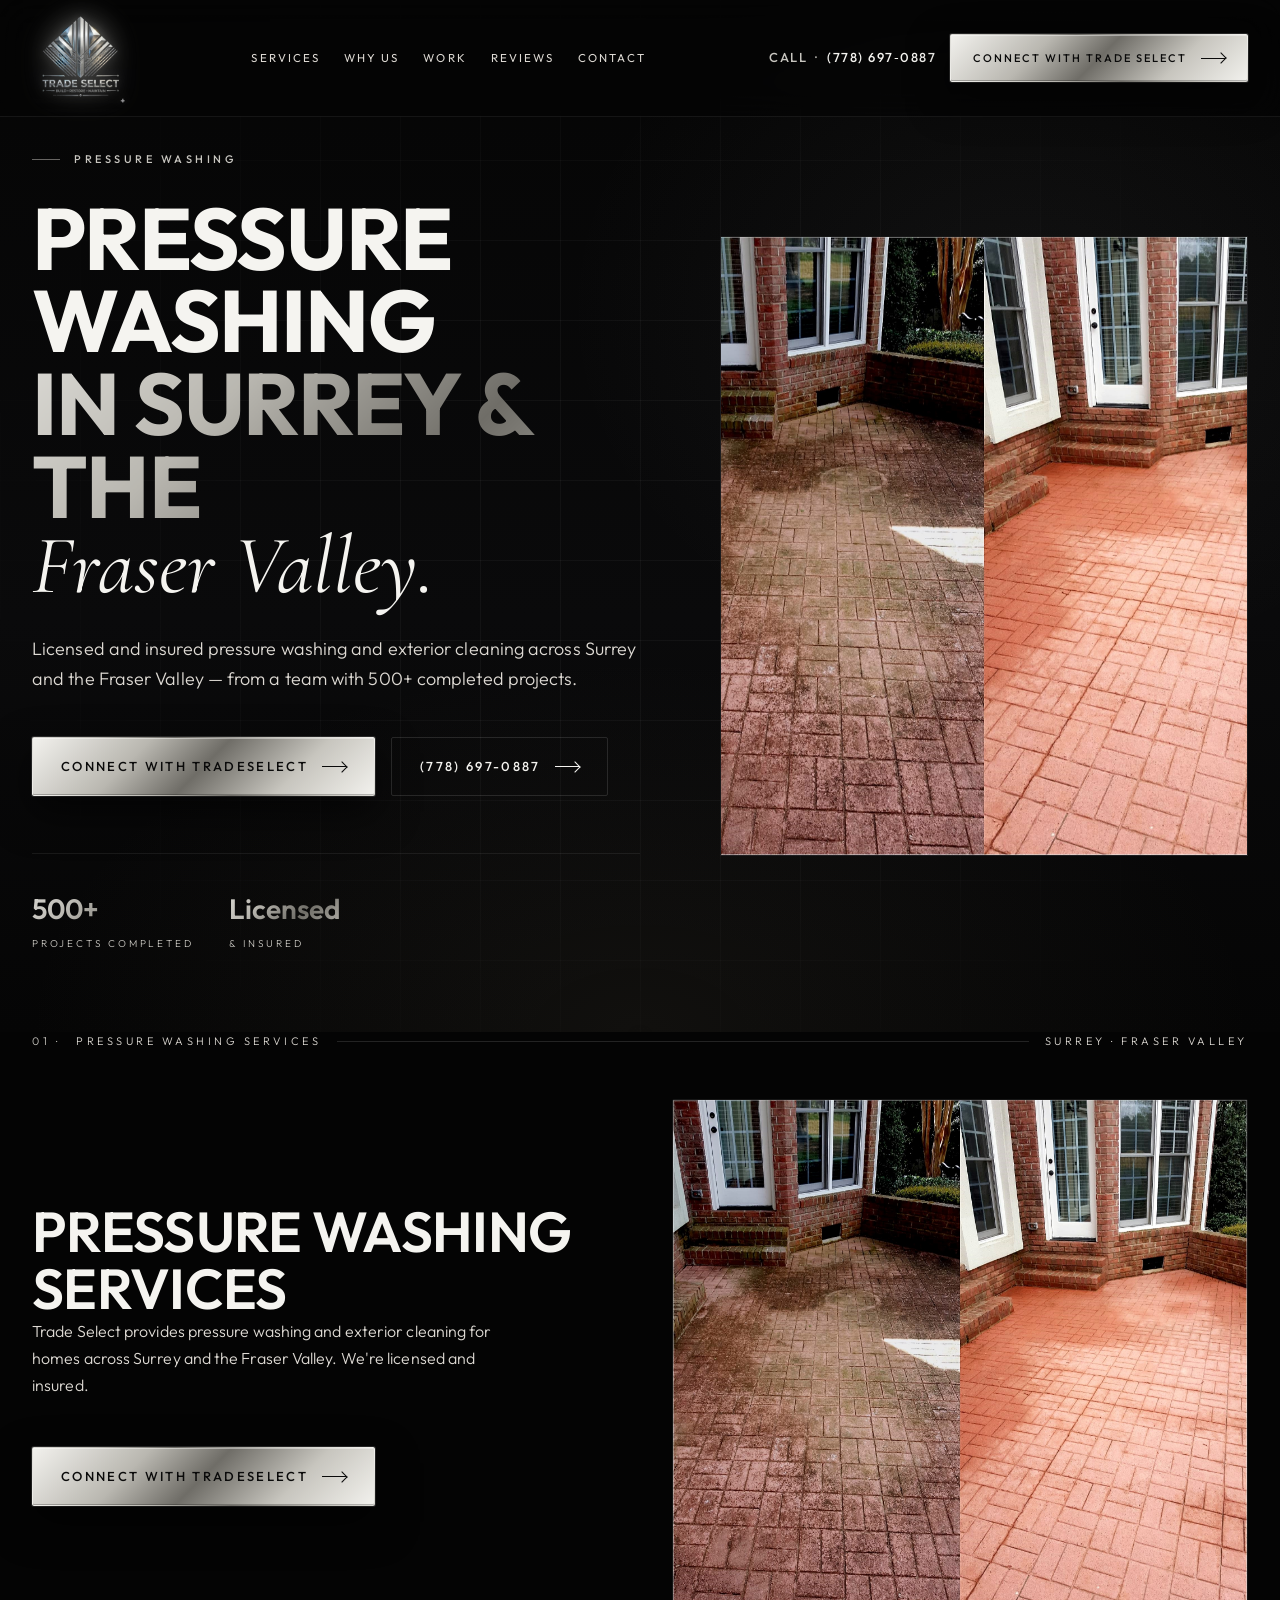
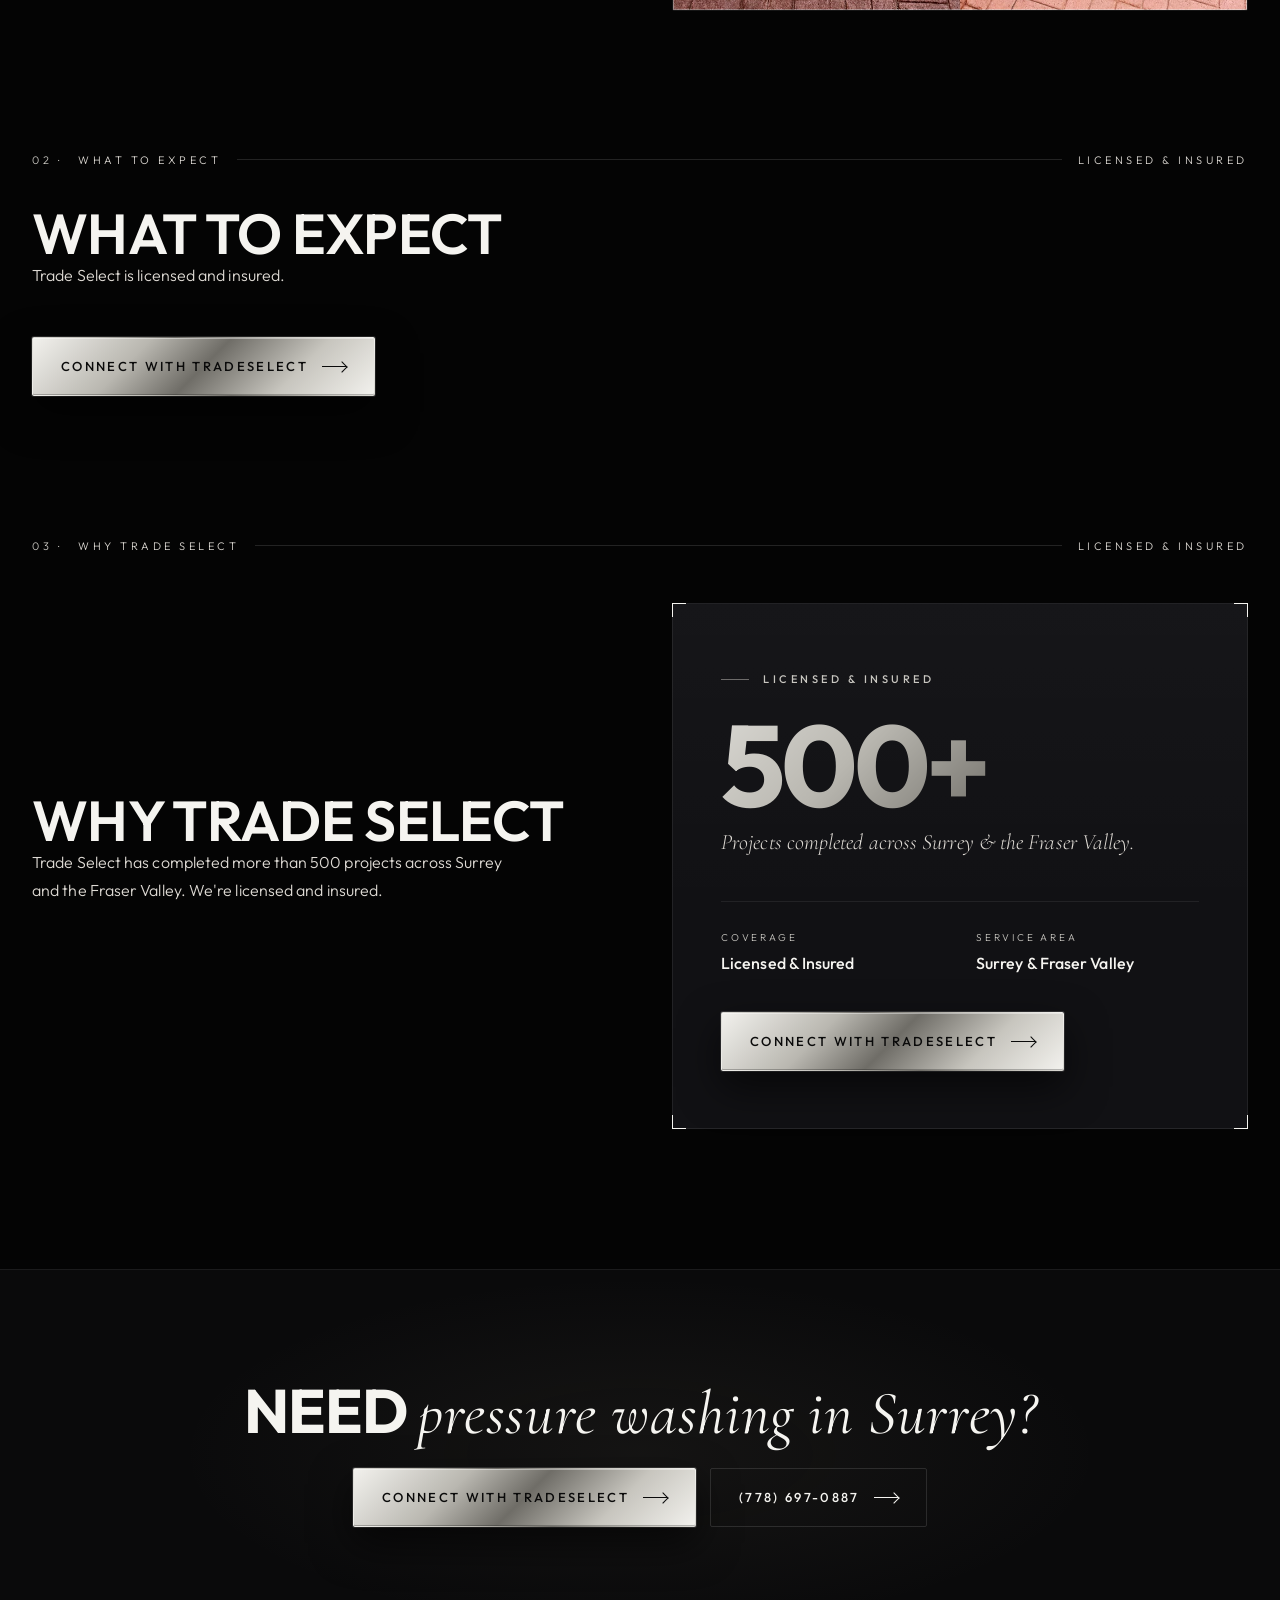
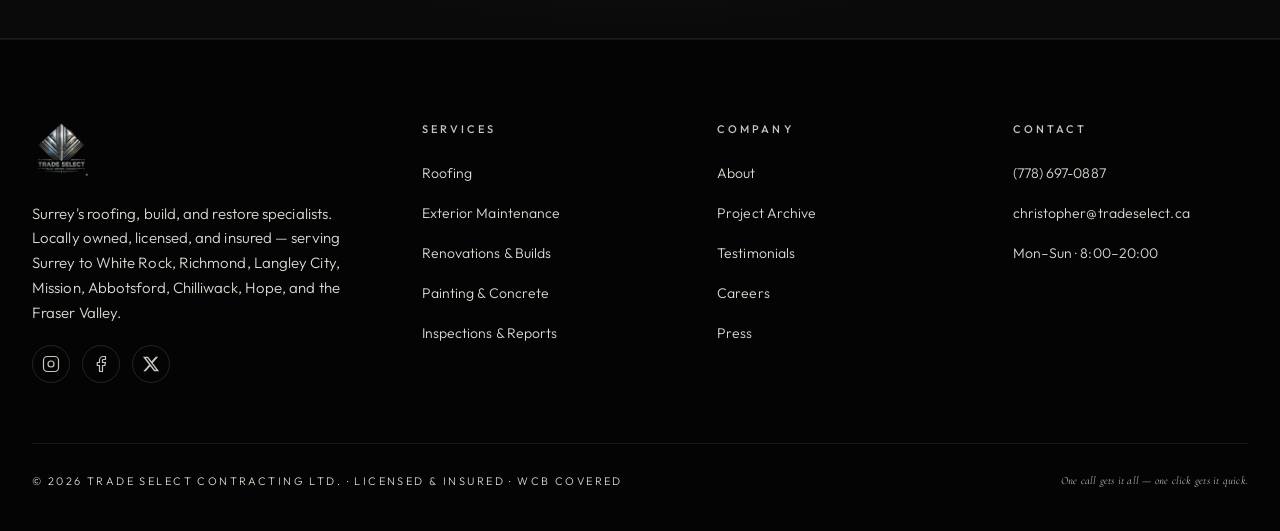
<file: pressure-washing-surrey.html>
<!DOCTYPE html>
<html lang="en">
<head>
  <meta charset="utf-8">
  <meta name="viewport" content="width=device-width, initial-scale=1">

  <!-- Google tag (gtag.js) -->
  <script async src="https://www.googletagmanager.com/gtag/js?id=G-NS8LM11NGY"></script>
  <script>
    window.dataLayer = window.dataLayer || [];
    function gtag(){dataLayer.push(arguments);}
    gtag('js', new Date());
    gtag('config', 'G-NS8LM11NGY');
  </script>

  <title>Pressure Washing Surrey BC | Trade Select</title>
  <meta name="description" content="Pressure washing and exterior cleaning in Surrey and across the Fraser Valley by Trade Select. Licensed and insured. Free quote.">

  <!-- Canonical -->
  <link rel="canonical" href="https://www.tradeselect.ca/pressure-washing-surrey" />

  <!-- Favicon -->
  <link rel="icon" type="image/png" href="trade_select_logo_transparent.png" />
  <link rel="apple-touch-icon" href="trade_select_logo_transparent.png" />

  <!-- Robots -->
  <meta name="robots" content="index, follow" />

  <!-- Service JSON-LD (facts only — no ratings, reviews, or unverified claims) -->
  <script type="application/ld+json">
  {
    "@context": "https://schema.org",
    "@type": "Service",
    "name": "Pressure Washing",
    "serviceType": ["Pressure Washing", "Exterior Cleaning"],
    "provider": {
      "@type": "RoofingContractor",
      "name": "Trade Select",
      "telephone": "+17786970887",
      "url": "https://www.tradeselect.ca/"
    },
    "areaServed": [
      "Surrey", "White Rock", "South Surrey", "Cloverdale", "Newton", "Fleetwood", "Guildford",
      "Delta", "Langley City", "Township of Langley", "Richmond",
      "Abbotsford", "Mission", "Maple Ridge", "Pitt Meadows", "Chilliwack", "Hope",
      "New Westminster", "Burnaby"
    ],
    "url": "https://www.tradeselect.ca/pressure-washing-surrey"
  }
  </script>

  <link rel="preconnect" href="https://fonts.googleapis.com">
  <link rel="preconnect" href="https://fonts.gstatic.com" crossorigin>
  <link href="https://fonts.googleapis.com/css2?family=Outfit:wght@300;400;500;600;700;800&family=Cormorant+Garamond:ital,wght@0,400;0,500;1,400;1,500&display=swap" rel="stylesheet">
  <link rel="stylesheet" href="styles.css">
</head>
<body data-accent="silver">

<!-- ── Lead source attribution (hidden — captures traffic source for lead tracking; not user-visible) ── -->
<script>
(function () {
  var K = { s: 'ts_lead_source', m: 'ts_lead_medium', c: 'ts_lead_campaign' };
  var ss = null;
  try { ss = window.sessionStorage; ss.setItem('__ts', '1'); ss.removeItem('__ts'); } catch (e) { ss = null; }
  function get(k) { try { return ss ? ss.getItem(k) : null; } catch (e) { return null; } }
  function set(k, v) { try { if (ss) ss.setItem(k, v); } catch (e) {} }

  var p = new URLSearchParams(window.location.search);
  var utmS = (p.get('utm_source') || '').trim();
  var utmM = (p.get('utm_medium') || '').trim();
  var utmC = (p.get('utm_campaign') || '').trim();

  if (utmS) {
    // Campaign visit — last-touch: a fresh UTM click updates the stored source.
    set(K.s, utmS); set(K.m, utmM); set(K.c, utmC);
  } else if (!get(K.s)) {
    // No UTM and nothing stored yet → external referrer host, else "organic-direct".
    var src = 'organic-direct', ref = document.referrer || '';
    if (ref) { try { var h = new URL(ref).hostname; if (h && h !== window.location.hostname) src = h; } catch (e) {} }
    set(K.s, src); set(K.m, ''); set(K.c, '');
  }

  // Mirror stored values into hidden form inputs, if a form is present on this page.
  document.addEventListener('DOMContentLoaded', function () {
    [['lead_source', K.s], ['lead_medium', K.m], ['lead_campaign', K.c]].forEach(function (pair) {
      var el = document.querySelector('input[name="' + pair[0] + '"]');
      if (el) el.value = get(pair[1]) || '';
    });
  });
})();
</script>

<!-- ── Page Loader ───────────────────────────────────────────── -->
<div id="page-loader" aria-hidden="true">
  <div class="loader-logo-wrap">
    <img src="trade_select_logo_transparent.png" alt="" class="loader-logo" />
  </div>
  <span class="loader-wordmark">Trade Select</span>
  <div class="loader-bar-wrap">
    <div class="loader-bar" id="loader-bar"></div>
  </div>
</div>
<script>
  (function() {
    var bar = document.getElementById('loader-bar');
    var loader = document.getElementById('page-loader');
    setTimeout(function() { bar.style.width = '100%'; }, 50);
    function dismiss() {
      loader.classList.add('done');
      loader.addEventListener('animationend', function() { loader.remove(); }, { once: true });
    }
    if (document.readyState === 'complete') {
      setTimeout(dismiss, 2200);
    } else {
      window.addEventListener('load', function() { setTimeout(dismiss, 1400); });
    }
  })();
</script>

<!-- ── Nav ──────────────────────────────────────────────────── -->
<header class="nav" id="nav">
  <div class="container nav-inner">
    <a href="/#top" class="nav-logo">
      <img src="trade_select_logo_transparent.png" alt="Trade Select" class="nav-logo-img" />
    </a>
    <nav class="nav-links" aria-label="Main">
      <a class="nav-link" href="/#services">Services</a>
      <a class="nav-link" href="/#why">Why Us</a>
      <a class="nav-link" href="/#work">Work</a>
      <a class="nav-link" href="/#testimonials">Reviews</a>
      <a class="nav-link" href="/#contact">Contact</a>
    </nav>
    <div class="nav-cta">
      <div class="nav-phone">
        <span class="dim">CALL</span><span class="dot">·</span><a href="tel:7786970887">(778)&nbsp;697&#8209;0887</a>
      </div>
      <a href="/#contact" class="btn btn-silver" style="padding:14px 22px;font-size:11px">
        <span class="nav-btn-full">Connect with Trade Select</span>
        <span class="nav-btn-short">Connect</span>
        <span class="arrow"></span>
      </a>
    </div>
    <button class="nav-hamburger" id="nav-hamburger" aria-label="Open menu" aria-expanded="false">
      <span></span><span></span><span></span>
    </button>
  </div>
</header>

<!-- ── Mobile menu ───────────────────────────────────────────── -->
<div class="mobile-menu" id="mobile-menu" role="dialog" aria-label="Navigation">
  <a class="nav-link" href="/#services">Services</a>
  <a class="nav-link" href="/#why">Why Us</a>
  <a class="nav-link" href="/#work">Work</a>
  <a class="nav-link" href="/#testimonials">Reviews</a>
  <a class="nav-link" href="/#contact">Contact</a>
  <a href="tel:7786970887" class="nav-link">(778) 697-0887</a>
  <a href="/#contact" class="btn btn-silver">Connect with Trade Select<span class="arrow"></span></a>
</div>

<main>

<!-- ── Hero ──────────────────────────────────────────────────── -->
<section class="hero">
  <div class="hero-bg"></div>
  <div class="hero-grid"></div>
  <div class="container hero-inner">
    <div class="hero-left reveal">
      <div class="eyebrow">Pressure Washing</div>
      <h1 class="hero-headline">
        <span class="line">Pressure Washing</span>
        <span class="line silver-text">in Surrey &amp; the</span>
        <span class="line it serif-it">Fraser Valley.</span>
      </h1>
      <p class="hero-sub">
        Licensed and insured pressure washing and exterior cleaning across Surrey and the Fraser Valley — from a team with 500+ completed projects.
      </p>
      <div class="hero-ctas">
        <a href="/#quote-form-new" class="btn btn-silver">Connect with TradeSelect<span class="arrow"></span></a>
        <a href="tel:7786970887" class="btn btn-ghost">(778) 697-0887<span class="arrow"></span></a>
      </div>
      <div class="hero-trust">
        <div class="trust-item">
          <div class="num silver-text">500+</div>
          <div class="lbl">Projects Completed</div>
        </div>
        <div class="trust-item">
          <div class="num silver-text">Licensed</div>
          <div class="lbl">&amp; Insured</div>
        </div>
      </div>
    </div>
    <div class="hero-right reveal">
      <span class="corner-tick tl"></span>
      <span class="corner-tick tr"></span>
      <span class="corner-tick bl"></span>
      <span class="corner-tick br"></span>
      <img src="PressureWashing.jpg" alt="Before-and-after of a brick paver patio pressure washed by Trade Select — grimy, moss-stained brick on the left, clean red brick on the right." style="position:absolute;inset:0;width:100%;height:100%;object-fit:cover" />
    </div>
  </div>
</section>

<!-- ── Pressure Washing Services ─────────────────────────────── -->
<section id="pw-services">
  <div class="container">
    <div class="section-eyebrow-row reveal">
      <span class="idx">01 ·</span><span>Pressure Washing Services</span>
      <span class="line"></span>
      <span>Surrey · Fraser Valley</span>
    </div>
    <div class="sa-layout reveal">
      <div class="sa-content">
        <h2 class="h-section">Pressure Washing Services</h2>

        <!-- TODO: CLIENT COPY — pressure washing services offered (surfaces cleaned, driveways/siding/concrete, soft-wash vs pressure, results) -->
        <!-- HOLDING COPY: replace with client's description when supplied -->

        <p class="sa-sub">Trade Select provides pressure washing and exterior cleaning for homes across Surrey and the Fraser Valley. We're licensed and insured.</p>

        <a href="/#quote-form-new" class="btn btn-silver" style="margin-top:12px">Connect with TradeSelect<span class="arrow"></span></a>
      </div>
      <div class="sa-map-wrap" style="height:auto">
        <img src="PressureWashing.jpg" alt="Before-and-after of a pressure washed brick paver patio, showing the moss and grime removed to reveal clean red brick." style="display:block;width:100%;height:100%;object-fit:cover" />
      </div>
    </div>
  </div>
</section>

<!-- ── What to Expect ────────────────────────────────────────── -->
<section id="pw-process">
  <div class="container">
    <div class="section-eyebrow-row reveal">
      <span class="idx">02 ·</span><span>What to Expect</span>
      <span class="line"></span>
      <span>Licensed &amp; Insured</span>
    </div>
    <div class="reveal" style="max-width:64ch">
      <h2 class="h-section">What to Expect</h2>

      <!-- TODO: CLIENT COPY — process / what to expect (soft-wash vs pressure, prep, surfaces) -->
      <!-- HOLDING COPY: replace with client's description when supplied -->

      <p class="sa-sub">Trade Select is licensed and insured.</p>

      <a href="/#quote-form-new" class="btn btn-silver" style="margin-top:12px">Connect with TradeSelect<span class="arrow"></span></a>
    </div>
  </div>
</section>

<!-- ── Why Trade Select ──────────────────────────────────────── -->
<section id="pw-why">
  <div class="container">
    <div class="section-eyebrow-row reveal">
      <span class="idx">03 ·</span><span>Why Trade Select</span>
      <span class="line"></span>
      <span>Licensed &amp; Insured</span>
    </div>
    <div class="sa-layout reveal">
      <div class="sa-content">
        <h2 class="h-section">Why Trade Select</h2>

        <!-- TODO: CLIENT COPY — what makes Trade Select's pressure washing different -->
        <!-- HOLDING COPY: replace with client's description when supplied -->

        <p class="sa-sub">Trade Select has completed more than 500 projects across Surrey and the Fraser Valley. We're licensed and insured.</p>
      </div>
      <div class="why-stat-box">
        <span class="corner-tick tl"></span><span class="corner-tick tr"></span>
        <span class="corner-tick bl"></span><span class="corner-tick br"></span>
        <div class="eyebrow" style="margin-bottom:24px">Licensed &amp; Insured</div>
        <div class="big silver-text">500+</div>
        <div class="sub">Projects completed across Surrey &amp; the Fraser Valley.</div>
        <div class="ledger">
          <div><div class="k">Coverage</div><div class="v">Licensed &amp; Insured</div></div>
          <div><div class="k">Service Area</div><div class="v">Surrey &amp; Fraser Valley</div></div>
        </div>
        <a href="/#quote-form-new" class="btn btn-silver" style="margin-top:36px">Connect with TradeSelect<span class="arrow"></span></a>
      </div>
    </div>
  </div>
</section>

<!-- ── CTA ───────────────────────────────────────────────────── -->
<section class="cta-strip">
  <div class="container">
    <h2>Need <span class="it serif-it">pressure washing in Surrey?</span></h2>
    <!-- TODO: CLIENT COPY — CTA supporting line. Left blank intentionally. -->
    <div class="ctas">
      <a href="/#quote-form-new" class="btn btn-silver">Connect with TradeSelect<span class="arrow"></span></a>
      <a href="tel:7786970887" class="btn btn-ghost">(778) 697-0887<span class="arrow"></span></a>
    </div>
  </div>
</section>

</main>

<!-- ── Footer ─────────────────────────────────────────────────── -->
<footer class="footer">
  <div class="container">
    <div class="footer-grid">
      <div class="footer-brand">
        <a href="/#top" class="nav-logo">
          <img src="trade_select_logo_transparent.png" alt="Trade Select" class="footer-logo-img" />
        </a>
        <p>Surrey's roofing, build, and restore specialists. Locally owned, licensed, and insured — serving Surrey to White Rock, Richmond, Langley City, Mission, Abbotsford, Chilliwack, Hope, and the Fraser Valley.</p>
        <div class="footer-social">
          <a href="https://www.instagram.com/tradeselect" target="_blank" rel="noopener noreferrer" class="social-btn" aria-label="Instagram">
            <svg width="18" height="18" viewBox="0 0 24 24" fill="none" stroke="currentColor" stroke-width="1.6" stroke-linecap="round" stroke-linejoin="round">
              <rect x="2" y="2" width="20" height="20" rx="5" ry="5"/><circle cx="12" cy="12" r="4"/><circle cx="17.5" cy="6.5" r="0.5" fill="currentColor" stroke="none"/>
            </svg>
          </a>
          <a href="https://www.facebook.com/tradeselect" target="_blank" rel="noopener noreferrer" class="social-btn" aria-label="Facebook">
            <svg width="18" height="18" viewBox="0 0 24 24" fill="none" stroke="currentColor" stroke-width="1.6" stroke-linecap="round" stroke-linejoin="round">
              <path d="M18 2h-3a5 5 0 0 0-5 5v3H7v4h3v8h4v-8h3l1-4h-4V7a1 1 0 0 1 1-1h3z"/>
            </svg>
          </a>
          <a href="https://www.twitter.com/tradeselect" target="_blank" rel="noopener noreferrer" class="social-btn" aria-label="Twitter / X">
            <svg width="18" height="18" viewBox="0 0 24 24" fill="currentColor" stroke="none">
              <path d="M18.244 2.25h3.308l-7.227 8.26 8.502 11.24H16.17l-5.214-6.817L4.99 21.75H1.68l7.73-8.835L1.254 2.25H8.08l4.713 6.231zm-1.161 17.52h1.833L7.084 4.126H5.117z"/>
            </svg>
          </a>
        </div>
      </div>
      <div class="footer-col">
        <h5>Services</h5>
        <ul>
          <li><a href="/#all-services">Roofing</a></li>
          <li><a href="/#all-services">Exterior Maintenance</a></li>
          <li><a href="/#all-services">Renovations &amp; Builds</a></li>
          <li><a href="/#all-services">Painting &amp; Concrete</a></li>
          <li><a href="/#all-services">Inspections &amp; Reports</a></li>
        </ul>
      </div>
      <div class="footer-col">
        <h5>Company</h5>
        <ul>
          <li><a href="/#why">About</a></li>
          <li><a href="/#work">Project Archive</a></li>
          <li><a href="/#testimonials">Testimonials</a></li>
          <li><a href="/#contact">Careers</a></li>
          <li><a href="/#contact">Press</a></li>
        </ul>
      </div>
      <div class="footer-col">
        <h5>Contact</h5>
        <ul>
          <li><a href="tel:7786970887">(778) 697-0887</a></li>
          <li><a href="mailto:christopher@tradeselect.ca">christopher@tradeselect.ca</a></li>

          <li><a href="/#contact">Mon–Sun · 8:00–20:00</a></li>
        </ul>
      </div>
    </div>
    <div class="footer-base">
      <div>© 2026 Trade Select Contracting Ltd. · Licensed &amp; Insured · WCB Covered</div>
      <div style="font-family:var(--font-serif);font-style:italic;letter-spacing:0.02em;text-transform:none">One call gets it all — one click gets it quick.</div>
    </div>
  </div>
</footer>

<script>
document.addEventListener('DOMContentLoaded', () => {

  // Scroll reveal
  const reveals = document.querySelectorAll('.reveal');
  reveals.forEach(el => {
    const r = el.getBoundingClientRect();
    if (r.top < window.innerHeight && r.bottom > 0) el.classList.add('in');
  });
  const obs = new IntersectionObserver(entries => {
    entries.forEach(e => {
      if (e.isIntersecting) { e.target.classList.add('in'); obs.unobserve(e.target); }
    });
  }, { threshold: 0.12 });
  reveals.forEach(el => obs.observe(el));

  // Nav scroll
  const nav = document.getElementById('nav');
  window.addEventListener('scroll', () => {
    nav.classList.toggle('scrolled', window.scrollY > 24);
  }, { passive: true });

  // Mobile menu
  const hamburger = document.getElementById('nav-hamburger');
  const mobileMenu = document.getElementById('mobile-menu');
  hamburger.addEventListener('click', () => {
    const isOpen = mobileMenu.classList.toggle('open');
    hamburger.classList.toggle('active', isOpen);
    hamburger.setAttribute('aria-expanded', isOpen);
    document.body.style.overflow = isOpen ? 'hidden' : '';
  });
  mobileMenu.querySelectorAll('a').forEach(link => {
    link.addEventListener('click', () => {
      mobileMenu.classList.remove('open');
      hamburger.classList.remove('active');
      hamburger.setAttribute('aria-expanded', 'false');
      document.body.style.overflow = '';
    });
  });

  // ── GA4: phone-tap tracking ───────────────────────────────────
  // Single delegated listener. Never calls preventDefault and never delays
  // navigation — gtag sends via sendBeacon, which survives the page unload
  // that the tel: dial triggers, so the call fires instantly on mobile.
  // link_location values are namespaced "pw_" so they stay distinct from the
  // homepage, roofing, gutter, and cedar pages in GA4.
  document.addEventListener('click', function (e) {
    const tel = e.target.closest('a[href^="tel:"]');
    if (!tel) return;
    let loc = 'pw_other';
    if      (tel.closest('.mobile-menu')) loc = 'pw_mobile_menu';
    else if (tel.closest('header'))       loc = 'pw_header';
    else if (tel.closest('.footer'))      loc = 'pw_footer';
    else if (tel.closest('.cta-strip'))   loc = 'pw_cta';
    else if (tel.closest('.hero'))        loc = 'pw_hero';
    if (typeof gtag === 'function') {
      gtag('event', 'phone_click', { link_location: loc });
    }
  }, { passive: true });

});
</script>

</body>
</html>
</file>
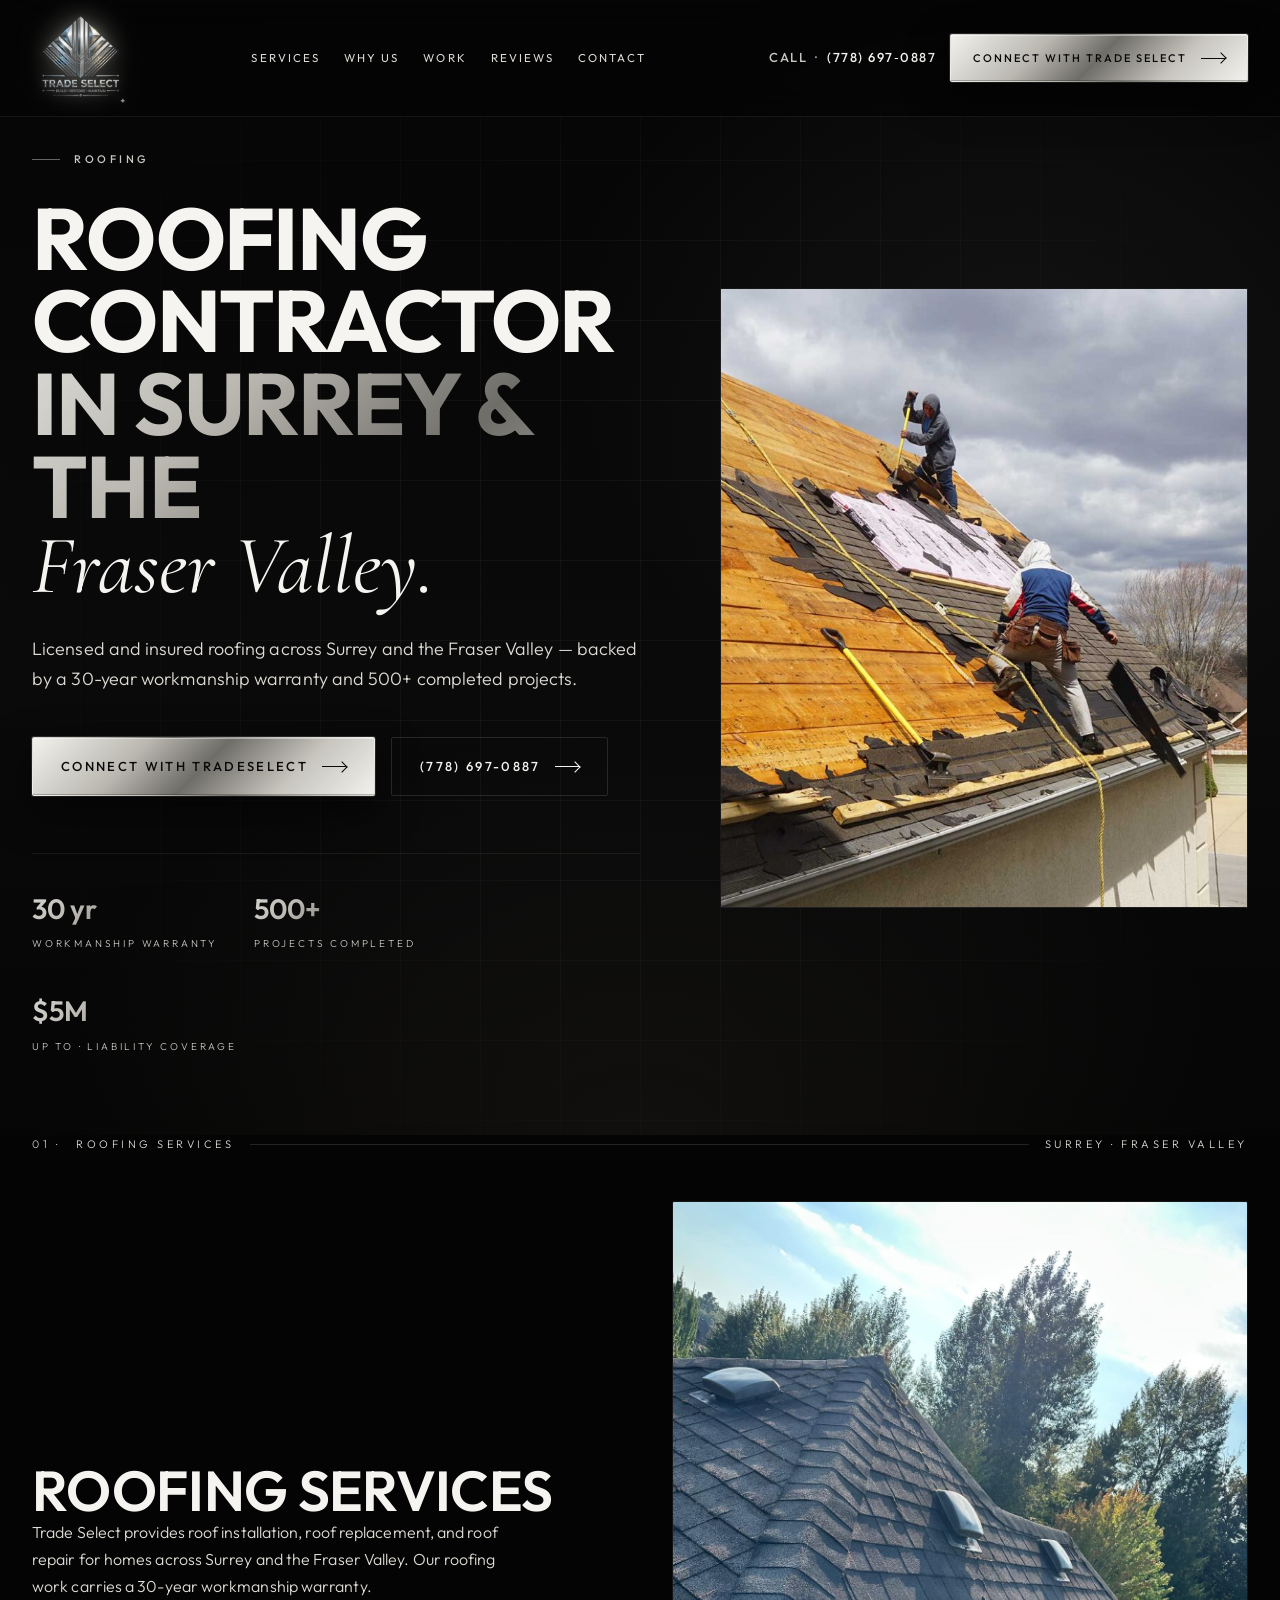
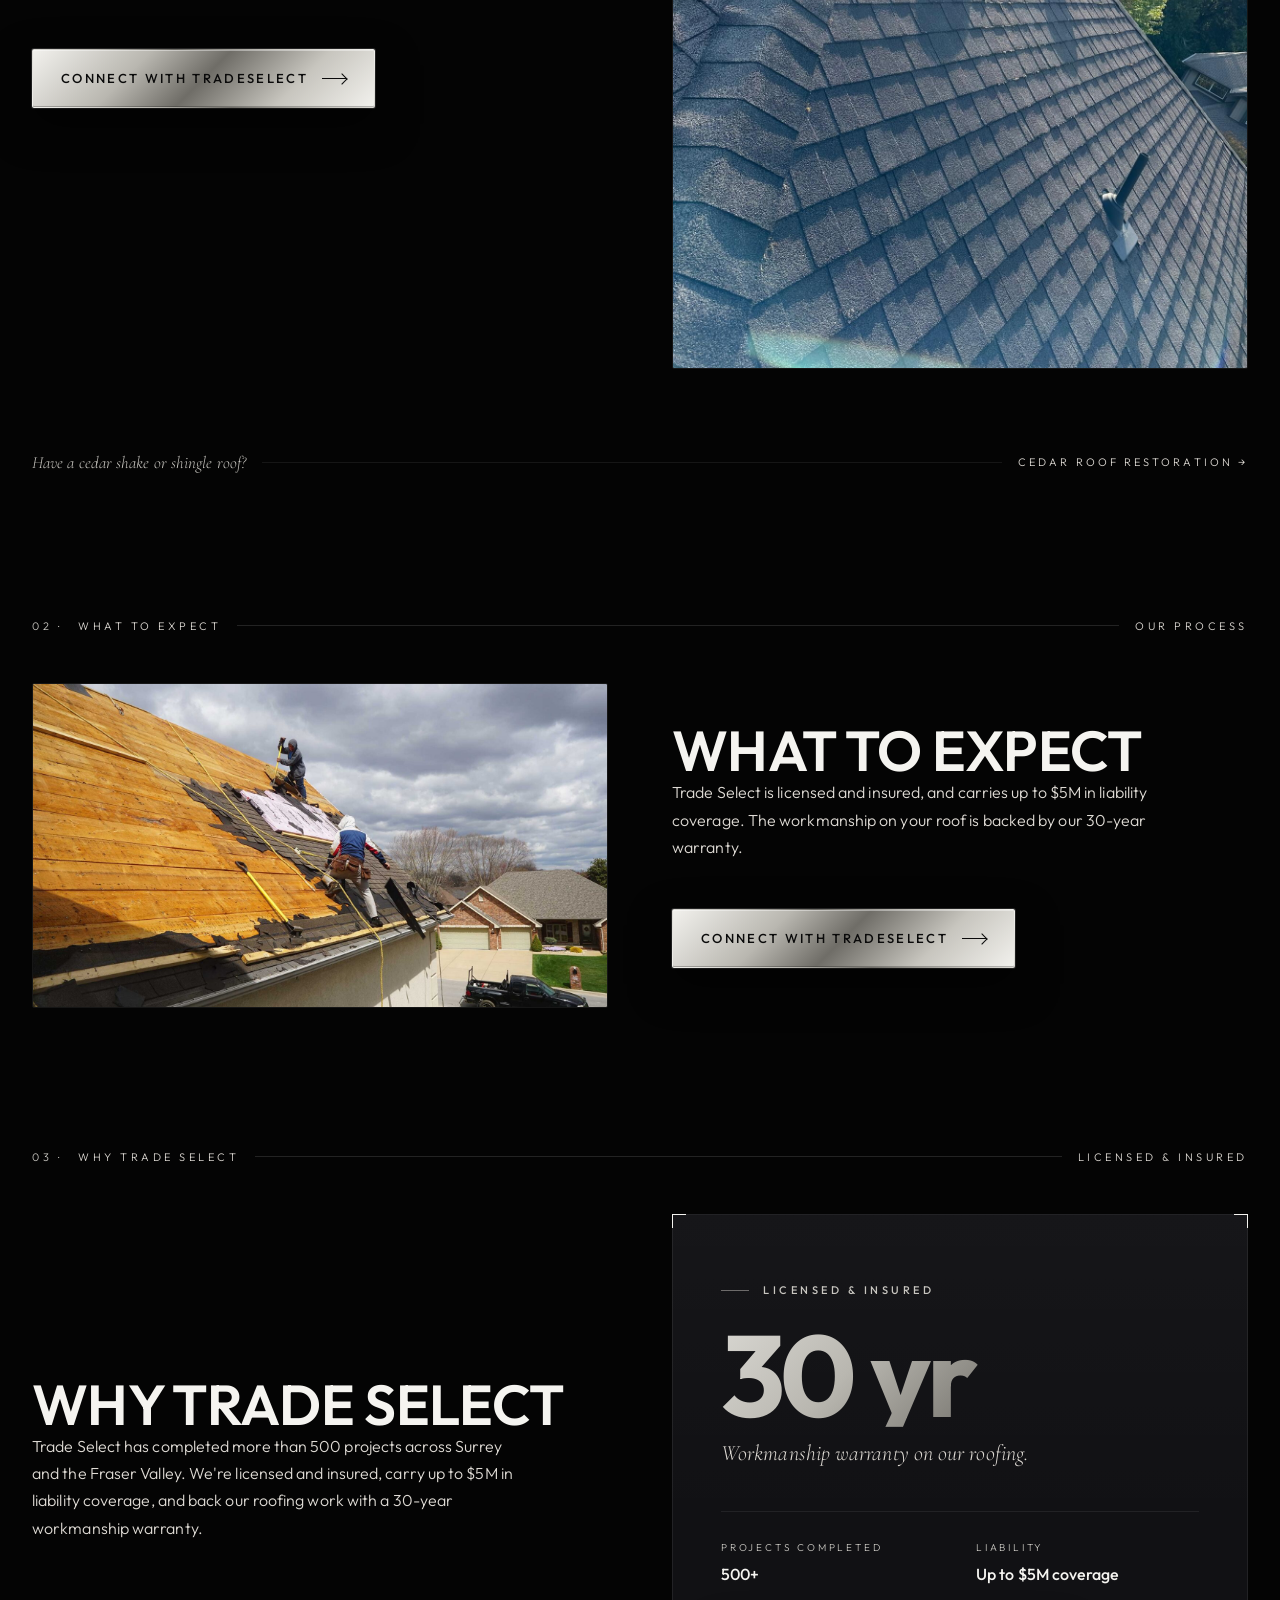
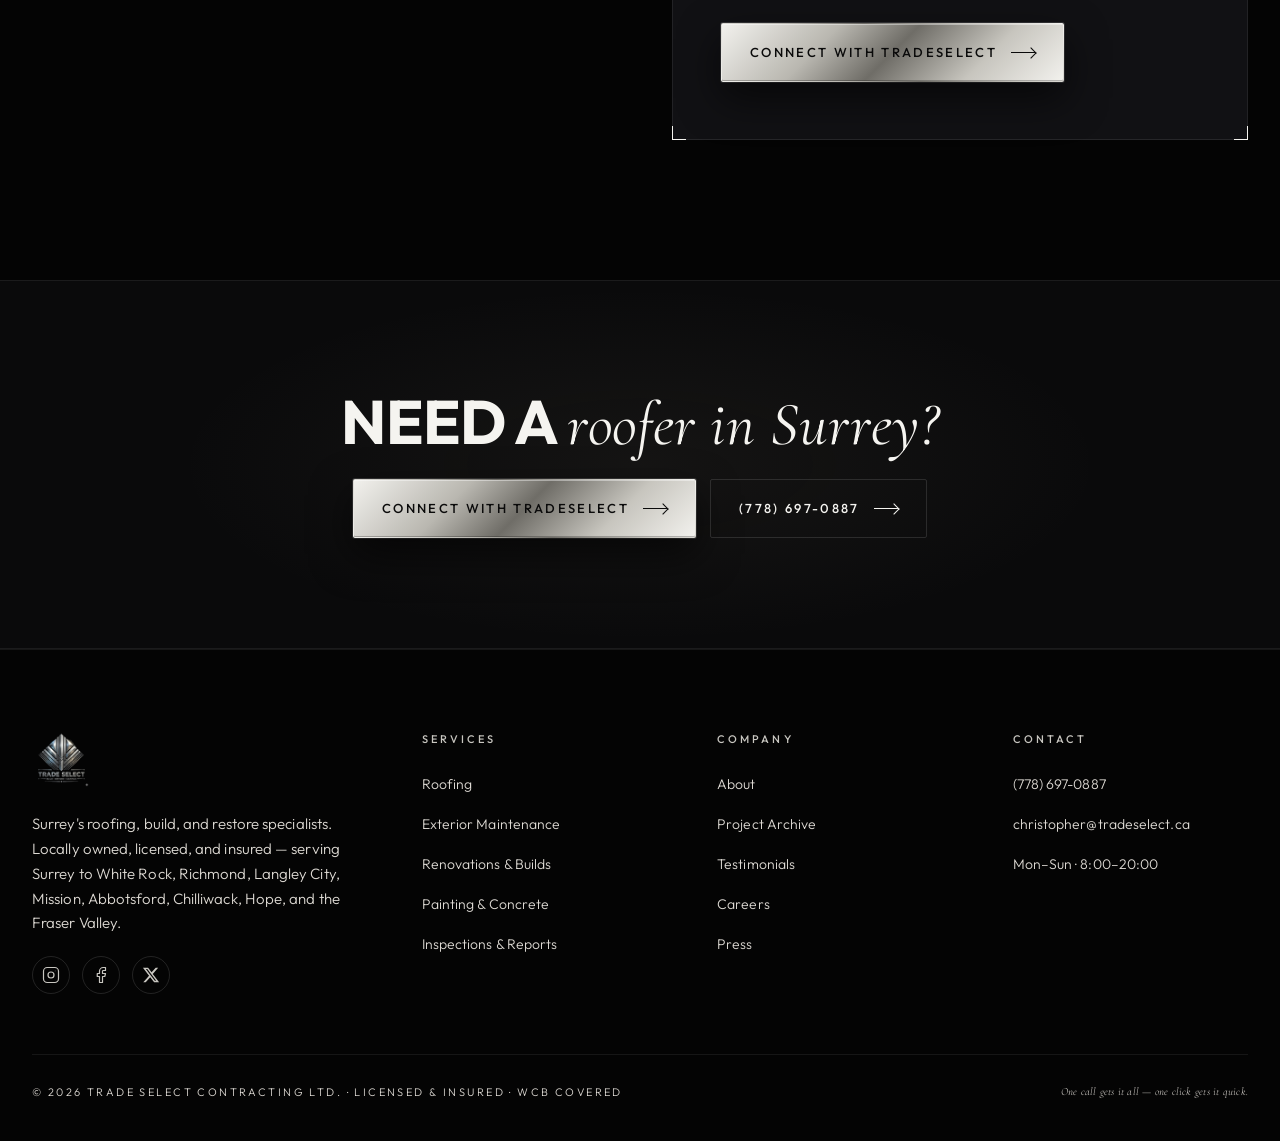
<file: roofing-surrey.html>
<!DOCTYPE html>
<html lang="en">
<head>
  <meta charset="utf-8">
  <meta name="viewport" content="width=device-width, initial-scale=1">

  <!-- Google tag (gtag.js) -->
  <script async src="https://www.googletagmanager.com/gtag/js?id=G-NS8LM11NGY"></script>
  <script>
    window.dataLayer = window.dataLayer || [];
    function gtag(){dataLayer.push(arguments);}
    gtag('js', new Date());
    gtag('config', 'G-NS8LM11NGY');
  </script>

  <title>Roofing Contractor Surrey BC | Trade Select</title>
  <meta name="description" content="Roofing contractor in Surrey BC. Roof replacement, new roof installation, and roof repair across Surrey and the Fraser Valley. Licensed and insured, with a 30-year workmanship warranty. Free quote.">

  <!-- Canonical -->
  <link rel="canonical" href="https://www.tradeselect.ca/roofing-surrey" />

  <!-- Favicon -->
  <link rel="icon" type="image/png" href="trade_select_logo_transparent.png" />
  <link rel="apple-touch-icon" href="trade_select_logo_transparent.png" />

  <!-- Robots -->
  <meta name="robots" content="index, follow" />

  <!-- Service JSON-LD (facts only — no ratings, reviews, or unverified claims) -->
  <script type="application/ld+json">
  {
    "@context": "https://schema.org",
    "@type": "Service",
    "name": "Roofing",
    "serviceType": ["Roof Installation", "Roof Replacement", "Roof Repair"],
    "provider": {
      "@type": "RoofingContractor",
      "name": "Trade Select",
      "telephone": "+17786970887",
      "url": "https://www.tradeselect.ca/"
    },
    "areaServed": [
      "Surrey", "White Rock", "South Surrey", "Cloverdale", "Newton", "Fleetwood", "Guildford",
      "Delta", "Langley City", "Township of Langley", "Richmond",
      "Abbotsford", "Mission", "Maple Ridge", "Pitt Meadows", "Chilliwack", "Hope",
      "New Westminster", "Burnaby"
    ],
    "url": "https://www.tradeselect.ca/roofing-surrey"
  }
  </script>

  <link rel="preconnect" href="https://fonts.googleapis.com">
  <link rel="preconnect" href="https://fonts.gstatic.com" crossorigin>
  <link href="https://fonts.googleapis.com/css2?family=Outfit:wght@300;400;500;600;700;800&family=Cormorant+Garamond:ital,wght@0,400;0,500;1,400;1,500&display=swap" rel="stylesheet">
  <link rel="stylesheet" href="styles.css">
</head>
<body data-accent="silver">

<!-- ── Lead source attribution (hidden — captures traffic source for lead tracking; not user-visible) ── -->
<script>
(function () {
  var K = { s: 'ts_lead_source', m: 'ts_lead_medium', c: 'ts_lead_campaign' };
  var ss = null;
  try { ss = window.sessionStorage; ss.setItem('__ts', '1'); ss.removeItem('__ts'); } catch (e) { ss = null; }
  function get(k) { try { return ss ? ss.getItem(k) : null; } catch (e) { return null; } }
  function set(k, v) { try { if (ss) ss.setItem(k, v); } catch (e) {} }

  var p = new URLSearchParams(window.location.search);
  var utmS = (p.get('utm_source') || '').trim();
  var utmM = (p.get('utm_medium') || '').trim();
  var utmC = (p.get('utm_campaign') || '').trim();

  if (utmS) {
    // Campaign visit — last-touch: a fresh UTM click updates the stored source.
    set(K.s, utmS); set(K.m, utmM); set(K.c, utmC);
  } else if (!get(K.s)) {
    // No UTM and nothing stored yet → external referrer host, else "organic-direct".
    var src = 'organic-direct', ref = document.referrer || '';
    if (ref) { try { var h = new URL(ref).hostname; if (h && h !== window.location.hostname) src = h; } catch (e) {} }
    set(K.s, src); set(K.m, ''); set(K.c, '');
  }

  // Mirror stored values into hidden form inputs, if a form is present on this page.
  document.addEventListener('DOMContentLoaded', function () {
    [['lead_source', K.s], ['lead_medium', K.m], ['lead_campaign', K.c]].forEach(function (pair) {
      var el = document.querySelector('input[name="' + pair[0] + '"]');
      if (el) el.value = get(pair[1]) || '';
    });
  });
})();
</script>

<!-- ── Page Loader ───────────────────────────────────────────── -->
<div id="page-loader" aria-hidden="true">
  <div class="loader-logo-wrap">
    <img src="trade_select_logo_transparent.png" alt="" class="loader-logo" />
  </div>
  <span class="loader-wordmark">Trade Select</span>
  <div class="loader-bar-wrap">
    <div class="loader-bar" id="loader-bar"></div>
  </div>
</div>
<script>
  (function() {
    var bar = document.getElementById('loader-bar');
    var loader = document.getElementById('page-loader');
    setTimeout(function() { bar.style.width = '100%'; }, 50);
    function dismiss() {
      loader.classList.add('done');
      loader.addEventListener('animationend', function() { loader.remove(); }, { once: true });
    }
    if (document.readyState === 'complete') {
      setTimeout(dismiss, 2200);
    } else {
      window.addEventListener('load', function() { setTimeout(dismiss, 1400); });
    }
  })();
</script>

<!-- ── Nav ──────────────────────────────────────────────────── -->
<header class="nav" id="nav">
  <div class="container nav-inner">
    <a href="/#top" class="nav-logo">
      <img src="trade_select_logo_transparent.png" alt="Trade Select" class="nav-logo-img" />
    </a>
    <nav class="nav-links" aria-label="Main">
      <a class="nav-link" href="/#services">Services</a>
      <a class="nav-link" href="/#why">Why Us</a>
      <a class="nav-link" href="/#work">Work</a>
      <a class="nav-link" href="/#testimonials">Reviews</a>
      <a class="nav-link" href="/#contact">Contact</a>
    </nav>
    <div class="nav-cta">
      <div class="nav-phone">
        <span class="dim">CALL</span><span class="dot">·</span><a href="tel:7786970887">(778)&nbsp;697&#8209;0887</a>
      </div>
      <a href="/#contact" class="btn btn-silver" style="padding:14px 22px;font-size:11px">
        <span class="nav-btn-full">Connect with Trade Select</span>
        <span class="nav-btn-short">Connect</span>
        <span class="arrow"></span>
      </a>
    </div>
    <button class="nav-hamburger" id="nav-hamburger" aria-label="Open menu" aria-expanded="false">
      <span></span><span></span><span></span>
    </button>
  </div>
</header>

<!-- ── Mobile menu ───────────────────────────────────────────── -->
<div class="mobile-menu" id="mobile-menu" role="dialog" aria-label="Navigation">
  <a class="nav-link" href="/#services">Services</a>
  <a class="nav-link" href="/#why">Why Us</a>
  <a class="nav-link" href="/#work">Work</a>
  <a class="nav-link" href="/#testimonials">Reviews</a>
  <a class="nav-link" href="/#contact">Contact</a>
  <a href="tel:7786970887" class="nav-link">(778) 697-0887</a>
  <a href="/#contact" class="btn btn-silver">Connect with Trade Select<span class="arrow"></span></a>
</div>

<main>

<!-- ── Hero ──────────────────────────────────────────────────── -->
<section class="hero">
  <div class="hero-bg"></div>
  <div class="hero-grid"></div>
  <div class="container hero-inner">
    <div class="hero-left reveal">
      <div class="eyebrow">Roofing</div>
      <h1 class="hero-headline">
        <span class="line">Roofing Contractor</span>
        <span class="line silver-text">in Surrey &amp; the</span>
        <span class="line it serif-it">Fraser Valley.</span>
      </h1>
      <p class="hero-sub">
        Licensed and insured roofing across Surrey and the Fraser Valley — backed by a 30-year workmanship warranty and 500+ completed projects.
      </p>
      <div class="hero-ctas">
        <a href="/#quote-form-new" class="btn btn-silver">Connect with TradeSelect<span class="arrow"></span></a>
        <a href="tel:7786970887" class="btn btn-ghost">(778) 697-0887<span class="arrow"></span></a>
      </div>
      <div class="hero-trust">
        <div class="trust-item">
          <div class="num silver-text">30 yr</div>
          <div class="lbl">Workmanship Warranty</div>
        </div>
        <div class="trust-item">
          <div class="num silver-text">500+</div>
          <div class="lbl">Projects Completed</div>
        </div>
        <div class="trust-item">
          <div class="num silver-text">$5M</div>
          <div class="lbl">Up to · Liability Coverage</div>
        </div>
      </div>
    </div>
    <div class="hero-right reveal">
      <span class="corner-tick tl"></span>
      <span class="corner-tick tr"></span>
      <span class="corner-tick bl"></span>
      <span class="corner-tick br"></span>
      <img src="Roofing.jpg" alt="Two Trade Select roofers re-roofing a home — old shingles stripped back to the wood decking with underlayment and new shingles going on." style="position:absolute;inset:0;width:100%;height:100%;object-fit:cover" />
    </div>
  </div>
</section>

<!-- ── Roofing Services ──────────────────────────────────────── -->
<section id="roofing-services">
  <div class="container">
    <div class="section-eyebrow-row reveal">
      <span class="idx">01 ·</span><span>Roofing Services</span>
      <span class="line"></span>
      <span>Surrey · Fraser Valley</span>
    </div>
    <div class="sa-layout reveal">
      <div class="sa-content">
        <h2 class="h-section">Roofing Services</h2>

        <!-- TODO: CLIENT COPY — roofing services offered (asphalt/cedar/flat, install/replace/repair) -->
        <!-- HOLDING COPY: replace with client's fuller description when supplied -->

        <p class="sa-sub">Trade Select provides roof installation, roof replacement, and roof repair for homes across Surrey and the Fraser Valley. Our roofing work carries a 30-year workmanship warranty.</p>

        <a href="/#quote-form-new" class="btn btn-silver" style="margin-top:12px">Connect with TradeSelect<span class="arrow"></span></a>
      </div>
      <div class="sa-map-wrap" style="height:auto">
        <img src="TradeSelectWebsiteProjectPhotos/622.jpeg" alt="A grey asphalt shingle roof in good condition with ridge vents, photographed from the roofline." style="display:block;width:100%;height:100%;object-fit:cover" />
      </div>
    </div>

    <!-- Cedar cross-link -->
    <div class="section-bottom-rule reveal">
      <span>Have a cedar shake or shingle roof?</span>
      <span class="line"></span>
      <a href="/cedar-roof-restoration-surrey" style="font-style:normal;font-family:var(--font-display);font-size:11px;letter-spacing:0.28em;text-transform:uppercase;color:var(--fg-1)">Cedar Roof Restoration →</a>
    </div>
  </div>
</section>

<!-- ── Process ───────────────────────────────────────────────── -->
<section id="roofing-process">
  <div class="container">
    <div class="section-eyebrow-row reveal">
      <span class="idx">02 ·</span><span>What to Expect</span>
      <span class="line"></span>
      <span>Our Process</span>
    </div>
    <div class="sa-layout reveal">
      <div class="sa-map-wrap" style="height:auto">
        <img src="Roofing.jpg" alt="A roof mid-replacement, with the old roofing removed and fresh underlayment and shingles being installed over the decking." style="display:block;width:100%;height:100%;object-fit:cover" />
      </div>
      <div class="sa-content">
        <h2 class="h-section">What to Expect</h2>

        <!-- TODO: CLIENT COPY — process / what to expect -->
        <!-- HOLDING COPY: replace with client's fuller description when supplied -->

        <p class="sa-sub">Trade Select is licensed and insured, and carries up to $5M in liability coverage. The workmanship on your roof is backed by our 30-year warranty.</p>

        <a href="/#quote-form-new" class="btn btn-silver" style="margin-top:12px">Connect with TradeSelect<span class="arrow"></span></a>
      </div>
    </div>
  </div>
</section>

<!-- ── Why Trade Select ──────────────────────────────────────── -->
<section id="roofing-why">
  <div class="container">
    <div class="section-eyebrow-row reveal">
      <span class="idx">03 ·</span><span>Why Trade Select</span>
      <span class="line"></span>
      <span>Licensed &amp; Insured</span>
    </div>
    <div class="sa-layout reveal">
      <div class="sa-content">
        <h2 class="h-section">Why Trade Select</h2>

        <!-- TODO: CLIENT COPY — what makes Trade Select's roofing different -->
        <!-- HOLDING COPY: replace with client's fuller description when supplied -->

        <p class="sa-sub">Trade Select has completed more than 500 projects across Surrey and the Fraser Valley. We're licensed and insured, carry up to $5M in liability coverage, and back our roofing work with a 30-year workmanship warranty.</p>
      </div>
      <div class="why-stat-box">
        <span class="corner-tick tl"></span><span class="corner-tick tr"></span>
        <span class="corner-tick bl"></span><span class="corner-tick br"></span>
        <div class="eyebrow" style="margin-bottom:24px">Licensed &amp; Insured</div>
        <div class="big silver-text">30 yr</div>
        <div class="sub">Workmanship warranty on our roofing.</div>
        <div class="ledger">
          <div><div class="k">Projects Completed</div><div class="v">500+</div></div>
          <div><div class="k">Liability</div><div class="v">Up to $5M coverage</div></div>
        </div>
        <a href="/#quote-form-new" class="btn btn-silver" style="margin-top:36px">Connect with TradeSelect<span class="arrow"></span></a>
      </div>
    </div>
  </div>
</section>

<!-- ── CTA ───────────────────────────────────────────────────── -->
<section class="cta-strip">
  <div class="container">
    <h2>Need a <span class="it serif-it">roofer in Surrey?</span></h2>
    <!-- TODO: CLIENT COPY — CTA supporting line. Left blank intentionally. -->
    <div class="ctas">
      <a href="/#quote-form-new" class="btn btn-silver">Connect with TradeSelect<span class="arrow"></span></a>
      <a href="tel:7786970887" class="btn btn-ghost">(778) 697-0887<span class="arrow"></span></a>
    </div>
  </div>
</section>

</main>

<!-- ── Footer ─────────────────────────────────────────────────── -->
<footer class="footer">
  <div class="container">
    <div class="footer-grid">
      <div class="footer-brand">
        <a href="/#top" class="nav-logo">
          <img src="trade_select_logo_transparent.png" alt="Trade Select" class="footer-logo-img" />
        </a>
        <p>Surrey's roofing, build, and restore specialists. Locally owned, licensed, and insured — serving Surrey to White Rock, Richmond, Langley City, Mission, Abbotsford, Chilliwack, Hope, and the Fraser Valley.</p>
        <div class="footer-social">
          <a href="https://www.instagram.com/tradeselect" target="_blank" rel="noopener noreferrer" class="social-btn" aria-label="Instagram">
            <svg width="18" height="18" viewBox="0 0 24 24" fill="none" stroke="currentColor" stroke-width="1.6" stroke-linecap="round" stroke-linejoin="round">
              <rect x="2" y="2" width="20" height="20" rx="5" ry="5"/><circle cx="12" cy="12" r="4"/><circle cx="17.5" cy="6.5" r="0.5" fill="currentColor" stroke="none"/>
            </svg>
          </a>
          <a href="https://www.facebook.com/tradeselect" target="_blank" rel="noopener noreferrer" class="social-btn" aria-label="Facebook">
            <svg width="18" height="18" viewBox="0 0 24 24" fill="none" stroke="currentColor" stroke-width="1.6" stroke-linecap="round" stroke-linejoin="round">
              <path d="M18 2h-3a5 5 0 0 0-5 5v3H7v4h3v8h4v-8h3l1-4h-4V7a1 1 0 0 1 1-1h3z"/>
            </svg>
          </a>
          <a href="https://www.twitter.com/tradeselect" target="_blank" rel="noopener noreferrer" class="social-btn" aria-label="Twitter / X">
            <svg width="18" height="18" viewBox="0 0 24 24" fill="currentColor" stroke="none">
              <path d="M18.244 2.25h3.308l-7.227 8.26 8.502 11.24H16.17l-5.214-6.817L4.99 21.75H1.68l7.73-8.835L1.254 2.25H8.08l4.713 6.231zm-1.161 17.52h1.833L7.084 4.126H5.117z"/>
            </svg>
          </a>
        </div>
      </div>
      <div class="footer-col">
        <h5>Services</h5>
        <ul>
          <li><a href="/#all-services">Roofing</a></li>
          <li><a href="/#all-services">Exterior Maintenance</a></li>
          <li><a href="/#all-services">Renovations &amp; Builds</a></li>
          <li><a href="/#all-services">Painting &amp; Concrete</a></li>
          <li><a href="/#all-services">Inspections &amp; Reports</a></li>
        </ul>
      </div>
      <div class="footer-col">
        <h5>Company</h5>
        <ul>
          <li><a href="/#why">About</a></li>
          <li><a href="/#work">Project Archive</a></li>
          <li><a href="/#testimonials">Testimonials</a></li>
          <li><a href="/#contact">Careers</a></li>
          <li><a href="/#contact">Press</a></li>
        </ul>
      </div>
      <div class="footer-col">
        <h5>Contact</h5>
        <ul>
          <li><a href="tel:7786970887">(778) 697-0887</a></li>
          <li><a href="mailto:christopher@tradeselect.ca">christopher@tradeselect.ca</a></li>

          <li><a href="/#contact">Mon–Sun · 8:00–20:00</a></li>
        </ul>
      </div>
    </div>
    <div class="footer-base">
      <div>© 2026 Trade Select Contracting Ltd. · Licensed &amp; Insured · WCB Covered</div>
      <div style="font-family:var(--font-serif);font-style:italic;letter-spacing:0.02em;text-transform:none">One call gets it all — one click gets it quick.</div>
    </div>
  </div>
</footer>

<script>
document.addEventListener('DOMContentLoaded', () => {

  // Scroll reveal
  const reveals = document.querySelectorAll('.reveal');
  reveals.forEach(el => {
    const r = el.getBoundingClientRect();
    if (r.top < window.innerHeight && r.bottom > 0) el.classList.add('in');
  });
  const obs = new IntersectionObserver(entries => {
    entries.forEach(e => {
      if (e.isIntersecting) { e.target.classList.add('in'); obs.unobserve(e.target); }
    });
  }, { threshold: 0.12 });
  reveals.forEach(el => obs.observe(el));

  // Nav scroll
  const nav = document.getElementById('nav');
  window.addEventListener('scroll', () => {
    nav.classList.toggle('scrolled', window.scrollY > 24);
  }, { passive: true });

  // Mobile menu
  const hamburger = document.getElementById('nav-hamburger');
  const mobileMenu = document.getElementById('mobile-menu');
  hamburger.addEventListener('click', () => {
    const isOpen = mobileMenu.classList.toggle('open');
    hamburger.classList.toggle('active', isOpen);
    hamburger.setAttribute('aria-expanded', isOpen);
    document.body.style.overflow = isOpen ? 'hidden' : '';
  });
  mobileMenu.querySelectorAll('a').forEach(link => {
    link.addEventListener('click', () => {
      mobileMenu.classList.remove('open');
      hamburger.classList.remove('active');
      hamburger.setAttribute('aria-expanded', 'false');
      document.body.style.overflow = '';
    });
  });

  // ── GA4: phone-tap tracking ───────────────────────────────────
  // Single delegated listener. Never calls preventDefault and never delays
  // navigation — gtag sends via sendBeacon, which survives the page unload
  // that the tel: dial triggers, so the call fires instantly on mobile.
  // link_location values are namespaced "roofing_" so they stay distinct from
  // the homepage, the gutter page, and the cedar page in GA4.
  document.addEventListener('click', function (e) {
    const tel = e.target.closest('a[href^="tel:"]');
    if (!tel) return;
    let loc = 'roofing_other';
    if      (tel.closest('.mobile-menu')) loc = 'roofing_mobile_menu';
    else if (tel.closest('header'))       loc = 'roofing_header';
    else if (tel.closest('.footer'))      loc = 'roofing_footer';
    else if (tel.closest('.cta-strip'))   loc = 'roofing_cta';
    else if (tel.closest('.hero'))        loc = 'roofing_hero';
    if (typeof gtag === 'function') {
      gtag('event', 'phone_click', { link_location: loc });
    }
  }, { passive: true });

});
</script>

</body>
</html>
</file>
<file: styles.css>
/* ── Reset & Root ─────────────────────────────────────────── */
    :root {
      --bg-0: #040404;
      --bg-1: #0A0A0B;
      --bg-2: #111114;
      --bg-3: #16161A;
      --surface: #1A1A1F;
      --surface-2: #22222A;
      --hair: rgba(255,255,255,0.07);
      --hair-2: rgba(255,255,255,0.12);
      --hair-strong: rgba(255,255,255,0.22);
      --fg-0: #F5F4F0;
      --fg-1: #DEDAD4;
      --fg-2: #C8C6C0;
      --fg-3: #AEACA6;
      --silver-hi: #F2F1ED;
      --silver-1:  #D8D6CF;
      --silver-2:  #A8A6A0;
      --silver-3:  #9C9A94;
      --silver-lo: #3A3935;
      --accent: #D8D6CF;
      --accent-warm: #C9A87C;
      --grad-silver: linear-gradient(135deg, #F2F1ED 0%, #B9B7B0 30%, #6F6D67 50%, #C7C5BE 75%, #F2F1ED 100%);
      --grad-silver-flat: linear-gradient(180deg, #E6E4DD 0%, #ADAAA3 100%);
      --grad-brass: linear-gradient(135deg, #F4E2B8 0%, #C9A87C 38%, #7A5E37 55%, #D8B987 78%, #F4E2B8 100%);
      --font-display: "Outfit", system-ui, sans-serif;
      --font-body: "Outfit", system-ui, sans-serif;
      --font-serif: "Cormorant Garamond", "Cormorant", Georgia, serif;
      --max-w: 1280px;
      --gutter: 32px;
      --section-y: 140px;
    }
    html { scroll-behavior: smooth; }
    * { box-sizing: border-box; }
    html, body { margin: 0; padding: 0; overflow-x: hidden; }
    body {
      background: var(--bg-0);
      color: var(--fg-0);
      font-family: var(--font-body);
      font-weight: 300;
      font-size: 17px;
      line-height: 1.65;
      -webkit-font-smoothing: antialiased;
      text-rendering: optimizeLegibility;
      letter-spacing: 0.005em;
      overflow-x: hidden;
    }
    a { color: inherit; text-decoration: none; }
    img { display: block; max-width: 100%; }

    /* ── Typography ───────────────────────────────────────────── */
    .eyebrow {
      font-family: var(--font-display);
      font-weight: 500;
      font-size: 11px;
      letter-spacing: 0.32em;
      text-transform: uppercase;
      color: var(--fg-2);
      display: inline-flex;
      align-items: center;
      gap: 14px;
    }
    .eyebrow::before {
      content: "";
      display: inline-block;
      width: 28px;
      height: 1px;
      background: var(--silver-2);
      opacity: 0.6;
    }
    .h-display {
      font-family: var(--font-display);
      font-weight: 700;
      font-size: clamp(44px, 6.4vw, 92px);
      line-height: 0.98;
      letter-spacing: -0.018em;
      text-transform: uppercase;
      margin: 0;
    }
    .h-section {
      font-family: var(--font-display);
      font-weight: 600;
      font-size: clamp(34px, 4.4vw, 60px);
      line-height: 1.02;
      letter-spacing: -0.012em;
      text-transform: uppercase;
      margin: 0;
    }
    .h-card {
      font-family: var(--font-display);
      font-weight: 600;
      font-size: 22px;
      line-height: 1.2;
      letter-spacing: 0.01em;
      text-transform: uppercase;
      margin: 0;
    }
    .serif-it {
      font-family: var(--font-serif);
      font-style: italic;
      font-weight: 400;
      letter-spacing: 0.01em;
      text-transform: none;
    }
    .silver-text {
      background: var(--grad-silver);
      -webkit-background-clip: text;
              background-clip: text;
      color: transparent;
      background-size: 200% 100%;
      background-position: 30% 50%;
    }
    .muted { color: var(--fg-1); }
    .dim   { color: var(--fg-2); }

    /* ── Layout ───────────────────────────────────────────────── */
    .container {
      width: 100%;
      max-width: var(--max-w);
      margin: 0 auto;
      padding: 0 var(--gutter);
    }
    section {
      position: relative;
      padding: var(--section-y) 0;
    }
    section + section { padding-top: 0; }
    .section-head {
      display: grid;
      grid-template-columns: 1fr 1.4fr;
      gap: 80px;
      align-items: end;
      margin-bottom: 80px;
    }
    .section-head .lead { font-size: 18px; color: var(--fg-1); max-width: 56ch; }

    /* ── Hairlines & corner ticks ─────────────────────────────── */
    .rule { height: 1px; background: var(--hair); width: 100%; }
    .corner-tick {
      position: absolute;
      width: 14px; height: 14px;
      border-color: var(--silver-2);
      pointer-events: none;
    }
    .corner-tick.tl { top: -1px; left: -1px; border-top: 1px solid; border-left: 1px solid; }
    .corner-tick.tr { top: -1px; right: -1px; border-top: 1px solid; border-right: 1px solid; }
    .corner-tick.bl { bottom: -1px; left: -1px; border-bottom: 1px solid; border-left: 1px solid; }
    .corner-tick.br { bottom: -1px; right: -1px; border-bottom: 1px solid; border-right: 1px solid; }

    /* ── Buttons ──────────────────────────────────────────────── */
    .btn {
      display: inline-flex;
      align-items: center;
      gap: 14px;
      font-family: var(--font-display);
      font-weight: 500;
      font-size: 13px;
      letter-spacing: 0.18em;
      text-transform: uppercase;
      padding: 18px 28px;
      border-radius: 2px;
      cursor: pointer;
      position: relative;
      transition: transform 0.25s cubic-bezier(0.4,0,0.2,1), box-shadow 0.25s cubic-bezier(0.4,0,0.2,1), border-color 0.2s, color 0.2s;
      will-change: transform;
      border: 1px solid transparent;
      white-space: nowrap;
    }
    .btn .arrow {
      display: inline-block;
      width: 24px; height: 1px;
      background: currentColor;
      position: relative; flex-shrink: 0;
      transition: transform 0.25s cubic-bezier(0.4,0,0.2,1);
    }
    .btn .arrow::after {
      content: "";
      position: absolute;
      right: 0; top: 50%;
      width: 7px; height: 7px;
      border-top: 1px solid currentColor;
      border-right: 1px solid currentColor;
      transform: translateY(-50%) rotate(45deg);
    }
    @media (hover: hover) { .btn:hover .arrow { transform: translateX(7px); } }
    .btn-silver {
      color: #0A0A0A;
      background: var(--grad-silver);
      box-shadow:
        0 1px 0 rgba(255,255,255,0.4) inset,
        0 -1px 0 rgba(0,0,0,0.25) inset,
        0 16px 40px rgba(0,0,0,0.6),
        0 0 0 1px rgba(255,255,255,0.15);
    }
    @media (hover: hover) {
      .btn-silver:hover {
        transform: translateY(-2px);
        box-shadow:
          0 1px 0 rgba(255,255,255,0.55) inset,
          0 -1px 0 rgba(0,0,0,0.25) inset,
          0 24px 48px rgba(0,0,0,0.5),
          0 0 0 1px rgba(255,255,255,0.22);
      }
    }
    .btn-ghost {
      color: var(--fg-0);
      background: transparent;
      border-color: var(--hair-2);
    }
    .btn-ghost:hover {
      border-color: var(--silver-2);
      background: rgba(255,255,255,0.03);
    }

    /* ── Nav ──────────────────────────────────────────────────── */
    .nav {
      position: fixed;
      top: 0; left: 0; right: 0;
      z-index: 50;
      padding: 10px 0;
      background: rgba(4,4,4,0.6);
      backdrop-filter: blur(18px) saturate(1.2);
      -webkit-backdrop-filter: blur(18px) saturate(1.2);
      border-bottom: 1px solid var(--hair);
      transition: padding 0.3s ease, background 0.3s ease;
    }
    .nav.scrolled { padding: 8px 0; background: rgba(4,4,4,0.85); }
    .nav-inner {
      display: flex;
      align-items: center;
      justify-content: space-between;
      gap: 16px;
    }
    .nav-logo { display: flex; align-items: center; gap: 14px; flex-shrink: 0; }
    .nav-logo .word {
      font-family: var(--font-display);
      font-weight: 600;
      font-size: 14px;
      letter-spacing: 0.32em;
      text-transform: uppercase;
    }
    .nav-logo .word small {
      display: block;
      font-weight: 300;
      font-size: 9px;
      letter-spacing: 0.5em;
      color: var(--fg-2);
      margin-top: 2px;
    }
    .nav-links { display: flex; gap: 2px; align-items: center; }
    .nav-link {
      font-size: 11.5px;
      letter-spacing: 0.18em;
      text-transform: uppercase;
      font-weight: 400;
      color: var(--fg-1);
      padding: 10px 11px;
      border-radius: 2px;
      transition: color 0.2s ease, background 0.2s ease;
      white-space: nowrap;
    }
    .nav-link:hover { color: var(--fg-0); background: rgba(255,255,255,0.04); }
    .nav-cta { display: flex; align-items: center; gap: 14px; flex-shrink: 0; }
    .nav-phone {
      font-family: var(--font-display);
      font-weight: 500;
      font-size: 13px;
      letter-spacing: 0.12em;
      color: var(--fg-0);
    }
    .nav-phone .dot { color: var(--fg-3); margin: 0 8px; }

    /* Hamburger */
    .nav-hamburger {
      display: none;
      flex-direction: column;
      gap: 5px;
      background: none;
      border: none;
      cursor: pointer;
      padding: 8px;
      z-index: 52;
    }
    .nav-hamburger span {
      display: block;
      width: 24px; height: 1.5px;
      background: var(--fg-0);
      transition: transform 0.3s ease, opacity 0.3s ease;
    }
    .nav-hamburger.active span:nth-child(1) { transform: translateY(6.5px) rotate(45deg); }
    .nav-hamburger.active span:nth-child(2) { opacity: 0; }
    .nav-hamburger.active span:nth-child(3) { transform: translateY(-6.5px) rotate(-45deg); }

    /* Mobile menu */
    .mobile-menu {
      display: none;
      position: fixed;
      inset: 0;
      background: rgba(4,4,4,0.97);
      backdrop-filter: blur(20px);
      -webkit-backdrop-filter: blur(20px);
      z-index: 49;
      flex-direction: column;
      align-items: center;
      justify-content: center;
      gap: 4px;
      padding: 80px 40px 40px;
    }
    .mobile-menu.open { display: flex; }
    .mobile-menu .nav-link {
      font-size: 18px;
      letter-spacing: 0.22em;
      color: var(--fg-1);
      padding: 18px 32px;
      width: 100%;
      max-width: 320px;
      text-align: center;
      border-bottom: 1px solid var(--hair);
    }
    .mobile-menu .nav-link:last-of-type { border-bottom: none; }
    .mobile-menu .btn { margin-top: 24px; }

    /* ── Hero ─────────────────────────────────────────────────── */
    .hero {
      position: relative;
      min-height: 100vh;
      padding: 140px 0 80px;
      overflow: hidden;
      isolation: isolate;
      display: flex;
      align-items: center;
    }
    .hero-bg {
      position: absolute; inset: 0; z-index: -2;
      background:
        radial-gradient(ellipse 80% 60% at 50% 100%, rgba(120,110,90,0.10), transparent 60%),
        radial-gradient(ellipse 60% 60% at 80% 30%, rgba(180,180,180,0.06), transparent 60%),
        linear-gradient(180deg, #050505 0%, #0A0A0B 60%, #050505 100%);
    }
    .hero-grid {
      position: absolute; inset: 0; z-index: -1;
      background-image:
        linear-gradient(rgba(255,255,255,0.04) 1px, transparent 1px),
        linear-gradient(90deg, rgba(255,255,255,0.04) 1px, transparent 1px);
      background-size: 80px 80px;
      mask-image: radial-gradient(ellipse 70% 80% at 50% 50%, black 30%, transparent 80%);
      -webkit-mask-image: radial-gradient(ellipse 70% 80% at 50% 50%, black 30%, transparent 80%);
    }
    .hero-inner {
      display: grid;
      grid-template-columns: 1.15fr 1fr;
      gap: 80px;
      align-items: center;
    }
    .hero-left .eyebrow { margin-bottom: 28px; }
    .hero-headline {
      font-family: var(--font-display);
      font-weight: 700;
      font-size: clamp(48px, 6.8vw, 104px);
      line-height: 0.95;
      letter-spacing: -0.02em;
      text-transform: uppercase;
      margin: 0 0 28px;
    }
    .hero-headline .line { display: block; }
    .hero-headline .line.it {
      font-family: var(--font-serif);
      font-style: italic;
      font-weight: 400;
      text-transform: none;
      letter-spacing: 0;
      font-size: 0.95em;
    }
    .hero-sub {
      font-size: 18px;
      color: var(--fg-1);
      max-width: 52ch;
      margin: 0 0 44px;
      line-height: 1.65;
    }
    .hero-ctas { display: flex; gap: 16px; flex-wrap: wrap; }
    .hero-trust {
      margin-top: 56px;
      display: flex;
      gap: 36px;
      flex-wrap: wrap;
      border-top: 1px solid var(--hair);
      padding-top: 32px;
    }
    .trust-item { display: flex; flex-direction: column; gap: 4px; }
    .hero-trust .num {
      font-family: var(--font-display);
      font-weight: 600;
      font-size: 28px;
      letter-spacing: 0;
    }
    .hero-trust .lbl {
      font-size: 10px;
      letter-spacing: 0.28em;
      text-transform: uppercase;
      color: var(--fg-2);
    }
    .hero-right {
      position: relative;
      height: 620px;
      border: 1px solid var(--hair);
      background: linear-gradient(180deg, #0E0E11 0%, #050505 100%);
      overflow: hidden;
    }
    .hero-art {
      position: absolute; inset: 0;
      display: flex;
      align-items: center;
      justify-content: center;
    }
    .hero-art svg {
      width: 90%;
      max-width: 520px;
      height: auto;
      filter: drop-shadow(0 30px 60px rgba(0,0,0,0.6));
      animation: floatY 6s ease-in-out infinite;
    }
    @keyframes floatY {
      0%,100% { transform: translateY(0); }
      50% { transform: translateY(-12px); }
    }
    .hero-art-label {
      position: absolute;
      left: 24px; bottom: 24px; right: 24px;
      display: flex;
      justify-content: space-between;
      align-items: flex-end;
      font-size: 10px;
      letter-spacing: 0.28em;
      text-transform: uppercase;
      color: var(--fg-2);
    }
    .hero-art-label .est {
      font-family: var(--font-serif);
      font-style: italic;
      font-size: 14px;
      letter-spacing: 0.02em;
      color: var(--fg-1);
      text-transform: none;
    }

    /* ── Marquee ──────────────────────────────────────────────── */
    .marquee {
      border-top: 1px solid var(--hair);
      border-bottom: 1px solid var(--hair);
      overflow: hidden;
      padding: 22px 0;
      background: var(--bg-1);
    }
    .marquee-track {
      display: flex;
      gap: 60px;
      animation: marquee 38s linear infinite;
      white-space: nowrap;
      width: max-content;
    }
    .marquee-item {
      font-family: var(--font-display);
      font-weight: 500;
      font-size: 13px;
      letter-spacing: 0.32em;
      text-transform: uppercase;
      color: var(--fg-2);
      display: inline-flex;
      align-items: center;
      gap: 60px;
    }
    .marquee-item::after { content: "◆"; color: var(--silver-2); opacity: 0.55; }
    @keyframes marquee { to { transform: translateX(-50%); } }

    /* ── Services ─────────────────────────────────────────────── */
    .services-grid {
      display: grid;
      grid-template-columns: repeat(2, 1fr);
      gap: 1px;
      background: var(--hair);
      border: 1px solid var(--hair);
    }
    .service-card {
      background: var(--bg-1);
      padding: 48px 44px;
      display: grid;
      grid-template-rows: auto auto 1fr auto;
      gap: 20px;
      min-height: 360px;
      position: relative;
      transition: background 0.4s ease;
    }
    .service-card:hover { background: var(--bg-2); }
    .service-card .num {
      font-family: var(--font-display);
      font-weight: 400;
      font-size: 11px;
      letter-spacing: 0.32em;
      color: var(--fg-2);
    }
    .service-card .icon {
      width: 64px; height: 64px;
      display: flex; align-items: center; justify-content: center;
      border: 1px solid var(--hair-2);
      border-radius: 2px;
    }
    .service-card .icon svg { width: 32px; height: 32px; }
    .service-card p { color: var(--fg-1); margin: 0; max-width: 38ch; }
    .service-card .read {
      font-family: var(--font-display);
      font-size: 11px;
      letter-spacing: 0.28em;
      text-transform: uppercase;
      color: var(--fg-1);
      display: inline-flex;
      align-items: center;
      gap: 12px;
      margin-top: 12px;
      transition: color 0.2s ease;
    }
    .service-card .read:hover { color: var(--fg-0); }
    .service-card .read::after {
      content: "";
      display: inline-block;
      width: 18px; height: 1px;
      background: currentColor;
    }

    /* ── Why Us ───────────────────────────────────────────────── */
    .why {
      background: var(--bg-1);
      border-top: 1px solid var(--hair);
      border-bottom: 1px solid var(--hair);
    }
    .why-grid {
      display: grid;
      grid-template-columns: 1.1fr 1fr;
      gap: 100px;
      align-items: start;
    }
    .why-pillars { display: grid; gap: 28px; margin-top: 48px; }
    .why-pillar {
      display: grid;
      grid-template-columns: 56px 1fr auto;
      gap: 24px;
      align-items: start;
      padding: 24px 0;
      border-bottom: 1px solid var(--hair);
    }
    .why-pillar:last-child { border-bottom: 0; }
    .why-pillar .ic {
      width: 56px; height: 56px;
      border: 1px solid var(--hair-2);
      display: flex; align-items: center; justify-content: center;
      border-radius: 50%;
    }
    .why-pillar .ic svg { width: 24px; height: 24px; }
    .why-pillar h4 {
      font-family: var(--font-display);
      font-weight: 600;
      font-size: 16px;
      letter-spacing: 0.04em;
      text-transform: uppercase;
      margin: 0 0 8px;
    }
    .why-pillar p { color: var(--fg-1); margin: 0; max-width: 42ch; }
    .why-pillar .idx {
      font-family: var(--font-display);
      font-size: 11px;
      letter-spacing: 0.2em;
      color: var(--fg-3);
    }
    .why-stat-box {
      border: 1px solid var(--hair);
      padding: 56px 48px;
      position: relative;
      background: linear-gradient(180deg, rgba(255,255,255,0.02), transparent 60%), var(--bg-2);
    }
    .why-stat-box .big {
      font-family: var(--font-display);
      font-weight: 700;
      font-size: clamp(80px, 9vw, 132px);
      line-height: 0.9;
      letter-spacing: -0.04em;
      margin: 0;
    }
    .why-stat-box .sub {
      font-family: var(--font-serif);
      font-style: italic;
      font-size: 22px;
      color: var(--fg-1);
      margin-top: 8px;
    }
    .why-stat-box .ledger {
      margin-top: 40px;
      display: grid;
      grid-template-columns: repeat(2, 1fr);
      gap: 24px 32px;
      border-top: 1px solid var(--hair);
      padding-top: 28px;
    }
    .why-stat-box .ledger .k {
      font-size: 10px;
      letter-spacing: 0.28em;
      text-transform: uppercase;
      color: var(--fg-2);
      margin-bottom: 4px;
    }
    .why-stat-box .ledger .v {
      font-family: var(--font-display);
      font-weight: 500;
      font-size: 16px;
    }

    /* ── Process ──────────────────────────────────────────────── */
    .process { padding-top: 0; }
    .process-rail {
      display: grid;
      grid-template-columns: repeat(4, 1fr);
      border-top: 1px solid var(--hair);
      border-bottom: 1px solid var(--hair);
    }
    .process-step {
      padding: 56px 36px;
      border-right: 1px solid var(--hair);
      position: relative;
    }
    .process-step:last-child { border-right: 0; }
    .process-step .step-num {
      font-family: var(--font-serif);
      font-style: italic;
      font-weight: 400;
      font-size: 14px;
      color: var(--fg-2);
      margin-bottom: 28px;
    }
    .process-step h4 {
      font-family: var(--font-display);
      font-weight: 600;
      font-size: 18px;
      letter-spacing: 0.04em;
      text-transform: uppercase;
      margin: 0 0 14px;
    }
    .process-step p { color: var(--fg-1); font-size: 14px; margin: 0; }

    /* ── Gallery ──────────────────────────────────────────────── */
    .gallery-grid {
      display: grid;
      grid-template-columns: repeat(12, 1fr);
      gap: 16px;
    }
    .gal {
      position: relative;
      overflow: hidden;
      background: var(--bg-2);
      border: 1px solid var(--hair);
      cursor: pointer;
      transition: transform 0.5s cubic-bezier(.2,.7,.2,1);
    }
    @media (hover: hover) { .gal:hover { transform: translateY(-4px); } }
    .gal .img { position: relative; width: 100%; height: 100%; min-height: 320px; }
    .gal .img svg { width: 100%; height: 100%; display: block; }
    .gal-coming-soon {
      background: var(--bg-2);
      display: flex; align-items: center; justify-content: center;
    }
    .gal-coming-soon span {
      font-family: var(--font-display);
      font-size: 11px;
      font-weight: 500;
      letter-spacing: 0.32em;
      text-transform: uppercase;
      color: var(--fg-3);
      text-align: center;
      line-height: 1.9;
    }
    .gal .meta {
      position: absolute;
      left: 20px; bottom: 16px; right: 20px;
      display: flex; justify-content: space-between; align-items: flex-end;
      z-index: 2;
      color: var(--fg-0);
    }
    .gal .meta .title {
      font-family: var(--font-display);
      font-weight: 600;
      font-size: 15px;
      letter-spacing: 0.05em;
      text-transform: uppercase;
    }
    .gal .meta .sub {
      font-size: 11px;
      letter-spacing: 0.22em;
      text-transform: uppercase;
      color: var(--fg-2);
      margin-top: 2px;
    }
    .gal .badge {
      font-family: var(--font-display);
      font-size: 10px;
      letter-spacing: 0.24em;
      text-transform: uppercase;
      color: var(--fg-1);
      border: 1px solid var(--hair-2);
      padding: 6px 10px;
    }
    .gal::after {
      content: "";
      position: absolute; inset: 0; z-index: 1;
      background: linear-gradient(180deg, transparent 50%, rgba(0,0,0,0.85) 100%);
      pointer-events: none;
    }
    .gal-tall   { grid-column: span 4; grid-row: span 2; }
    .gal-wide   { grid-column: span 8; }
    .gal-med    { grid-column: span 4; }
    .gal-square { grid-column: span 4; }
    .gal-wide2  { grid-column: span 8; }

    /* ── Portfolio Masonry ────────────────────────────────────── */
    .portfolio-masonry {
      columns: 3;
      column-gap: 12px;
    }
    .pm-item {
      break-inside: avoid;
      margin-bottom: 12px;
      overflow: hidden;
      position: relative;
      cursor: zoom-in;
      border: 1px solid var(--hair);
    }
    .pm-item img {
      width: 100%;
      display: block;
      transition: transform 0.5s cubic-bezier(0.4,0,0.2,1), filter 0.5s ease;
      filter: brightness(0.9);
    }
    @media (hover: hover) {
      .pm-item:hover img {
        transform: scale(1.04);
        filter: brightness(1);
      }
    }
    /* Lightbox */
    .lb {
      display: none;
      position: fixed;
      inset: 0;
      z-index: 200;
      background: rgba(4,4,4,0.96);
      backdrop-filter: blur(16px);
      -webkit-backdrop-filter: blur(16px);
      align-items: center;
      justify-content: center;
    }
    .lb.open { display: flex; }
    .lb-img {
      max-width: 88vw;
      max-height: 86vh;
      object-fit: contain;
      display: block;
      border: 1px solid var(--hair-2);
    }
    .lb-close {
      position: absolute;
      top: 20px; right: 24px;
      font-family: var(--font-display);
      font-size: 10px;
      letter-spacing: 0.24em;
      text-transform: uppercase;
      color: var(--fg-2);
      cursor: pointer;
      border: 1px solid var(--hair-2);
      padding: 8px 16px;
      background: none;
      transition: color 0.2s, border-color 0.2s;
    }
    .lb-close:hover { color: var(--fg-0); border-color: var(--silver-2); }
    .lb-nav {
      position: absolute;
      top: 50%; transform: translateY(-50%);
      font-family: var(--font-display);
      font-size: 10px;
      letter-spacing: 0.22em;
      text-transform: uppercase;
      color: var(--fg-2);
      cursor: pointer;
      border: 1px solid var(--hair-2);
      padding: 14px 18px;
      background: rgba(4,4,4,0.7);
      transition: color 0.2s, border-color 0.2s;
    }
    .lb-prev { left: 20px; }
    .lb-next { right: 20px; }
    .lb-nav:hover { color: var(--fg-0); border-color: var(--silver-2); }
    .lb-counter {
      position: absolute;
      bottom: 20px; left: 50%; transform: translateX(-50%);
      font-family: var(--font-display);
      font-size: 10px;
      letter-spacing: 0.28em;
      text-transform: uppercase;
      color: var(--fg-3);
      white-space: nowrap;
    }
    /* Gallery expand/collapse */
    .gallery-extra-wrap {
      overflow: hidden;
      max-height: 0;
      transition: max-height 0.85s cubic-bezier(0.4,0,0.2,1);
    }
    .gallery-extra-wrap .portfolio-masonry {
      margin-top: 12px;
    }
    .gallery-toggle-row {
      display: flex;
      justify-content: center;
      margin-top: 36px;
    }
    .gallery-toggle-btn {
      display: inline-flex;
      align-items: center;
      gap: 16px;
      font-family: var(--font-display);
      font-weight: 500;
      font-size: 11px;
      letter-spacing: 0.28em;
      text-transform: uppercase;
      color: var(--fg-1);
      background: none;
      border: 1px solid var(--hair-2);
      padding: 16px 36px;
      cursor: pointer;
      transition: color 0.2s ease, border-color 0.2s ease, background 0.2s ease;
    }
    .gallery-toggle-btn:hover {
      color: var(--fg-0);
      border-color: var(--silver-2);
      background: rgba(255,255,255,0.03);
    }
    .gallery-toggle-arrow {
      display: inline-block;
      font-style: normal;
      transition: transform 0.4s cubic-bezier(0.4,0,0.2,1);
      line-height: 1;
    }
    .gallery-toggle-btn.open .gallery-toggle-arrow {
      transform: rotate(180deg);
    }

    @media (max-width: 900px) {
      .portfolio-masonry { columns: 2; column-gap: 8px; }
      .pm-item { margin-bottom: 8px; }
      .lb-img { max-width: 94vw; max-height: 78vh; }
      .lb-nav { padding: 10px 14px; min-height: 44px; min-width: 44px; }
    }
    @media (max-width: 600px) {
      .portfolio-masonry { columns: 2; column-gap: 6px; }
      .pm-item { margin-bottom: 6px; }
      .gallery-toggle-btn { width: 100%; justify-content: center; padding: 16px 20px; }
      /* Lightbox: stack controls above/below image */
      .lb-img { max-width: 96vw; max-height: 72vh; }
      .lb-prev { left: 8px; }
      .lb-next { right: 8px; }
      .lb-nav { padding: 10px 12px; min-height: 44px; min-width: 44px; font-size: 9px; }
      .lb-close { top: 12px; right: 12px; padding: 10px 14px; min-height: 44px; }
      .lb-counter { bottom: 12px; font-size: 9px; }
    }
    @media (max-width: 420px) {
      .portfolio-masonry { columns: 1; column-gap: 0; }
      .pm-item { margin-bottom: 6px; }
    }

    /* ── Testimonials ─────────────────────────────────────────── */
    .test-grid {
      display: grid;
      grid-template-columns: repeat(3, 1fr);
      gap: 1px;
      background: var(--hair);
      border: 1px solid var(--hair);
    }
    .test-card {
      background: var(--bg-1);
      padding: 48px 40px;
      display: flex;
      flex-direction: column;
      gap: 28px;
      min-height: 340px;
    }
    .test-quote-mark {
      font-family: var(--font-serif);
      font-style: italic;
      font-weight: 400;
      font-size: 60px;
      line-height: 0.6;
      color: var(--silver-2);
      opacity: 0.5;
      height: 30px;
    }
    .test-quote {
      font-family: var(--font-serif);
      font-style: italic;
      font-weight: 400;
      font-size: 22px;
      line-height: 1.4;
      color: var(--fg-0);
      flex: 1;
    }
    .test-meta {
      display: flex;
      flex-direction: column;
      gap: 4px;
      border-top: 1px solid var(--hair);
      padding-top: 20px;
    }
    .test-meta .name {
      font-family: var(--font-display);
      font-weight: 600;
      font-size: 13px;
      letter-spacing: 0.16em;
      text-transform: uppercase;
    }
    .test-meta .role {
      font-size: 11px;
      letter-spacing: 0.22em;
      text-transform: uppercase;
      color: var(--fg-2);
    }
    .test-stars { display: inline-flex; gap: 4px; }

    /* ── CTA Strip ────────────────────────────────────────────── */
    .cta-strip {
      padding: 110px 0;
      background:
        radial-gradient(ellipse 60% 80% at 50% 50%, rgba(160,150,130,0.08), transparent 60%),
        var(--bg-1);
      border-top: 1px solid var(--hair);
      border-bottom: 1px solid var(--hair);
    }
    .cta-strip .container { text-align: center; }
    .cta-strip h2 {
      font-family: var(--font-display);
      font-weight: 700;
      font-size: clamp(36px, 4.8vw, 72px);
      line-height: 1;
      letter-spacing: -0.015em;
      text-transform: uppercase;
      margin: 0 0 24px;
    }
    .cta-strip h2 .it {
      font-family: var(--font-serif);
      font-style: italic;
      font-weight: 400;
      text-transform: none;
    }
    .cta-strip p { color: var(--fg-1); max-width: 52ch; margin: 0 auto 40px; }
    .cta-strip .ctas { display: inline-flex; gap: 14px; flex-wrap: wrap; justify-content: center; }

    /* ── Contact ──────────────────────────────────────────────── */
    .contact { background: var(--bg-1); border-top: 1px solid var(--hair); }
    .contact-grid {
      display: grid;
      grid-template-columns: 1fr 1.1fr;
      gap: 80px;
      align-items: start;
    }
    .contact-info p { color: var(--fg-1); max-width: 46ch; }
    .contact-channels {
      margin-top: 40px;
      display: grid;
      gap: 0;
      border-top: 1px solid var(--hair);
    }
    .channel {
      display: grid;
      grid-template-columns: 56px 1fr auto;
      gap: 24px;
      align-items: center;
      padding: 22px 0;
      border-bottom: 1px solid var(--hair);
      transition: opacity 0.2s ease;
    }
    .channel:hover { opacity: 0.8; }
    .channel .ic {
      width: 44px; height: 44px;
      border: 1px solid var(--hair-2);
      display: flex; align-items: center; justify-content: center;
      border-radius: 50%;
    }
    .channel .ic svg { width: 18px; height: 18px; }
    .channel .k {
      font-size: 10px;
      letter-spacing: 0.28em;
      text-transform: uppercase;
      color: var(--fg-2);
      margin-bottom: 4px;
    }
    .channel .v {
      font-family: var(--font-display);
      font-weight: 500;
      font-size: 18px;
      letter-spacing: 0.01em;
    }
    .channel .v.serif {
      font-family: var(--font-serif);
      font-style: italic;
      font-weight: 400;
      font-size: 20px;
    }
    .channel .arrow-r { width: 20px; height: 1px; background: var(--fg-2); position: relative; }
    .channel .arrow-r::after {
      content: "";
      position: absolute; right: 0; top: 50%;
      width: 6px; height: 6px;
      border-top: 1px solid var(--fg-2);
      border-right: 1px solid var(--fg-2);
      transform: translateY(-50%) rotate(45deg);
    }
    .form {
      border: 1px solid var(--hair);
      background: var(--bg-1);
      position: relative;
      overflow: hidden;
    }
    .form-header {
      padding: 28px 32px 24px;
      border-bottom: 1px solid var(--hair);
    }
    .form-header .eyebrow { margin: 0; }
    .form-rows-wrap { padding: 0; }
    .form-row {
      display: grid;
      grid-template-columns: 1fr 1fr;
      border-bottom: 1px solid var(--hair);
    }
    .field {
      background: transparent;
      padding: 20px 24px;
      position: relative;
      transition: background 200ms;
    }
    .field + .field { border-left: 1px solid var(--hair); }
    .field:focus-within { background: rgba(255,255,255,0.018); }
    .field label {
      display: block;
      font-size: 10px;
      letter-spacing: 0.28em;
      text-transform: uppercase;
      color: var(--fg-3);
      margin-bottom: 10px;
      transition: color 200ms;
    }
    .field input, .field textarea, .field select {
      width: 100%;
      background: transparent;
      border: 0;
      border-bottom: 1px solid rgba(255,255,255,0.06);
      color: var(--fg-0);
      font-family: var(--font-display);
      font-size: 15px;
      padding: 6px 0;
      outline: none;
      font-weight: 300;
      transition: border-color 200ms;
    }
    .field select option { background: var(--bg-2); color: var(--fg-0); }
    .field input::placeholder, .field textarea::placeholder { color: var(--fg-3); }
    .field textarea { resize: vertical; min-height: 100px; }
    .field:focus-within label { color: var(--silver-1); }
    .field:focus-within input,
    .field:focus-within textarea,
    .field:focus-within select { border-bottom-color: var(--silver-2); }
    .form-actions {
      display: flex;
      justify-content: space-between;
      align-items: center;
      padding: 20px 24px;
      gap: 20px;
      flex-wrap: wrap;
      border-top: 1px solid var(--hair);
    }
    .form-note {
      font-size: 10px;
      letter-spacing: 0.22em;
      text-transform: uppercase;
      color: var(--fg-3);
    }
    .form-success {
      position: absolute; inset: 0;
      background: var(--bg-1);
      display: flex;
      align-items: center;
      justify-content: center;
      flex-direction: column;
      gap: 20px;
      padding: 48px 40px;
      text-align: center;
      opacity: 0;
      pointer-events: none;
      transition: opacity 0.4s ease;
    }
    .form-success.show { opacity: 1; pointer-events: auto; }
    .form-success .check {
      width: 56px; height: 56px;
      border: 1px solid var(--silver-2);
      border-radius: 50%;
      display: flex; align-items: center; justify-content: center;
    }
    .form-success h3 {
      font-family: var(--font-display);
      font-weight: 600;
      font-size: 20px;
      letter-spacing: 0.1em;
      text-transform: uppercase;
      margin: 0;
    }
    .form-success p { color: var(--fg-1); margin: 0; max-width: 32ch; font-size: 14px; line-height: 1.65; }

    /* ── Footer ───────────────────────────────────────────────── */
    .footer {
      background: var(--bg-0);
      padding: 80px 0 40px;
      border-top: 1px solid var(--hair);
    }
    .footer-grid {
      display: grid;
      grid-template-columns: 1.4fr 1fr 1fr 1fr;
      gap: 60px;
      margin-bottom: 60px;
    }
    .footer-brand p {
      color: var(--fg-1);
      max-width: 38ch;
      margin: 24px 0 0;
      font-size: 15px;
    }
    .footer-col h5 {
      font-family: var(--font-display);
      font-size: 11px;
      letter-spacing: 0.28em;
      text-transform: uppercase;
      color: var(--fg-2);
      margin: 0 0 20px;
      font-weight: 500;
    }
    .footer-col ul { list-style: none; padding: 0; margin: 0; display: grid; gap: 12px; }
    .footer-col a { color: var(--fg-1); font-size: 14px; transition: color 0.2s ease; }
    .footer-col a:hover { color: var(--fg-0); }
    .footer-base {
      border-top: 1px solid var(--hair);
      padding-top: 28px;
      display: flex;
      justify-content: space-between;
      align-items: center;
      gap: 16px;
      flex-wrap: wrap;
      font-size: 11px;
      letter-spacing: 0.22em;
      text-transform: uppercase;
      color: var(--fg-1);
    }

    /* ── Social links ─────────────────────────────────────────── */
    .footer-social {
      display: flex;
      gap: 12px;
      align-items: center;
      margin-top: 20px;
    }
    .social-btn {
      display: flex;
      align-items: center;
      justify-content: center;
      width: 38px;
      height: 38px;
      border-radius: 50%;
      border: 1px solid var(--hair-2);
      color: var(--fg-2);
      text-decoration: none;
      transition: border-color 220ms, color 220ms, background 220ms;
    }
    .social-btn:hover {
      border-color: var(--silver-2);
      color: var(--fg-0);
      background: rgba(255,255,255,0.05);
    }
    .social-btn svg { display: block; }

    /* ── Reveal on scroll ─────────────────────────────────────── */
    .reveal {
      opacity: 0;
      transform: translateY(28px);
      transition: opacity 0.9s cubic-bezier(.2,.7,.2,1), transform 0.9s cubic-bezier(.2,.7,.2,1);
    }
    .reveal.in { opacity: 1; transform: translateY(0); }

    /* ── Section decorations ──────────────────────────────────── */
    .section-eyebrow-row {
      display: flex;
      align-items: center;
      gap: 16px;
      font-family: var(--font-display);
      font-size: 11px;
      letter-spacing: 0.32em;
      text-transform: uppercase;
      color: var(--fg-1);
      margin-bottom: 36px;
    }
    .section-eyebrow-row .line { flex: 1; height: 1px; background: var(--hair-2); }
    .section-eyebrow-row .idx { color: var(--fg-2); }
    .section-bottom-rule {
      display: flex;
      align-items: center;
      gap: 16px;
      margin-top: 80px;
      font-family: var(--font-serif);
      font-style: italic;
      color: var(--fg-2);
    }
    .section-bottom-rule .line { flex: 1; height: 1px; background: var(--hair); }

    /* ── Service Area Section ─────────────────────────────────── */
    .service-area-section { padding: var(--section-y) 0; border-top: 1px solid var(--hair); }
    .sa-layout {
      display: grid;
      grid-template-columns: 1fr 1fr;
      gap: 64px;
      align-items: center;
      margin-top: 48px;
    }
    .sa-heading {
      font-family: var(--font-display);
      font-weight: 700;
      font-size: clamp(32px, 4vw, 52px);
      line-height: 1.1;
      letter-spacing: -0.02em;
      margin: 0 0 24px;
    }
    .sa-sub {
      font-size: 16px;
      color: var(--fg-1);
      line-height: 1.7;
      max-width: 44ch;
      margin: 0 0 36px;
    }
    .sa-areas-grid {
      display: grid;
      grid-template-columns: 1fr 1fr;
      gap: 0 32px;
    }
    .sa-list {
      list-style: none;
      padding: 0;
      margin: 0;
    }
    .sa-list li {
      font-family: var(--font-display);
      font-size: 13px;
      font-weight: 400;
      letter-spacing: 0.12em;
      text-transform: uppercase;
      color: var(--fg-1);
      padding: 10px 0;
      border-bottom: 1px solid var(--hair);
      display: flex;
      align-items: center;
      gap: 12px;
      transition: color 0.2s ease;
    }
    .sa-list li::before {
      content: '';
      display: inline-block;
      width: 4px;
      height: 4px;
      border-radius: 50%;
      background: var(--silver-2);
      flex-shrink: 0;
    }
    .sa-list li:first-child { border-top: 1px solid var(--hair); }
    .sa-map-wrap {
      position: relative;
      height: 480px;
      border: 1px solid var(--hair);
      border-radius: 2px;
      overflow: hidden;
    }
    .sa-map-label {
      position: absolute;
      top: 16px;
      left: 16px;
      z-index: 2;
      font-family: var(--font-display);
      font-size: 10px;
      font-weight: 500;
      letter-spacing: 0.22em;
      text-transform: uppercase;
      color: var(--fg-0);
      background: rgba(10,10,10,0.85);
      padding: 6px 12px;
      border: 1px solid var(--hair);
      backdrop-filter: blur(8px);
    }
    .sa-map {
      width: 100%;
      height: 100%;
      display: block;
      filter: grayscale(100%) invert(92%) contrast(85%);
    }
    .sa-map-overlay {
      position: absolute;
      inset: 0;
      pointer-events: none;
      box-shadow: inset 0 0 40px rgba(10,10,10,0.5);
    }
    @media (max-width: 980px) {
      .sa-layout { grid-template-columns: 1fr; gap: 48px; }
      .sa-map-wrap { height: 380px; }
    }
    @media (max-width: 600px) {
      .sa-areas-grid { grid-template-columns: 1fr 1fr; gap: 0 16px; }
      .sa-map-wrap { height: 280px; }
      .sa-heading { font-size: clamp(26px, 8vw, 40px); }
      .sa-sub { font-size: 15px; }
      .sa-list li { font-size: 11px; letter-spacing: 0.08em; padding: 9px 0; }
      .sa-content .btn { width: 100%; justify-content: center; text-align: center; }
    }
    @media (max-width: 420px) {
      .sa-areas-grid { grid-template-columns: 1fr; }
      .sa-list li { font-size: 12px; letter-spacing: 0.1em; }
    }

    /* ── Global ───────────────────────────────────────────────── */
    ::selection { background: var(--silver-2); color: #000; }
    ::-webkit-scrollbar { width: 10px; height: 10px; }
    ::-webkit-scrollbar-track { background: var(--bg-0); }
    ::-webkit-scrollbar-thumb { background: #1A1A1A; border-radius: 0; }
    ::-webkit-scrollbar-thumb:hover { background: #2A2A2A; }

    /* ── Responsive ───────────────────────────────────────────── */
    .nav-btn-short { display: none; }
    @media (max-width: 980px) { .nav-cta { display: none !important; } }
    @media (max-width: 980px) {
      .nav-links, .nav-phone { display: none; }
      .nav-hamburger { display: flex; }
      .nav-inner { gap: 12px; }
      .why-grid { grid-template-columns: 1fr; gap: 60px; }
      .contact-grid { grid-template-columns: 1fr; gap: 48px; }
      .test-grid { grid-template-columns: 1fr; }
      .footer-grid { grid-template-columns: 1fr 1fr; gap: 40px; }
    }
    @media (max-width: 880px) {
      .section-head { grid-template-columns: 1fr; gap: 28px; }
    }
    @media (max-width: 768px) {
      .hero { padding: 110px 0 60px; min-height: auto; }
      .hero-inner { grid-template-columns: 1fr; gap: 40px; }
      .hero-right { height: 320px; }
      .hero-art-label { display: none; }
      .hero-headline { font-size: clamp(36px, 9vw, 64px); }
      .hero-sub { font-size: 16px; margin-bottom: 32px; }
      .hero-trust { margin-top: 36px; gap: 20px; }
      .why-stat-box { padding: 36px 28px; }
      .process-rail { grid-template-columns: 1fr 1fr; }
      .process-step { padding: 40px 28px; }
      .gal-tall, .gal-wide, .gal-med, .gal-square, .gal-wide2 { grid-column: span 12; grid-row: auto; }
      .gal .img { min-height: 260px; }
      .form { padding: 28px 20px; }
      .test-card { padding: 36px 28px; }
    }
    @media (max-width: 600px) {
      :root { --gutter: 18px; --section-y: 72px; }
      .hero-left .eyebrow::before { display: none; }
      .hero-left .eyebrow {
        display: block;
        letter-spacing: 0.18em;
        font-size: 10px;
        line-height: 1.9;
        margin-bottom: 20px;
      }
      .hero { padding: 106px 0 52px; min-height: auto; }
      .hero-right { height: 260px; }
      .hero-headline { font-size: clamp(30px, 8.5vw, 48px); line-height: 1.0; }
      .hero-sub { font-size: 15px; margin-bottom: 28px; }
      .hero-ctas { flex-direction: column; }
      .hero-ctas .btn { text-align: center; justify-content: center; }
      .hero-trust { gap: 18px; margin-top: 28px; padding-top: 24px; flex-wrap: wrap; }
      .hero-trust .num { font-size: 22px; }
      .services-grid { grid-template-columns: 1fr; }
      .service-card { padding: 36px 28px; min-height: auto; }
      .process-rail { grid-template-columns: 1fr; }
      .process-step { border-right: 0; border-bottom: 1px solid var(--hair); padding: 36px 24px; }
      .process-step:last-child { border-bottom: 0; }
      .form-row { grid-template-columns: 1fr; }
      .footer-grid { grid-template-columns: 1fr; }
      .cta-strip { padding: 72px 0; }
      .cta-strip h2 { font-size: clamp(28px, 8vw, 48px); }
      .cta-strip .ctas { flex-direction: column; align-items: center; width: 100%; }
      .cta-strip .ctas .btn { width: 100%; justify-content: center; text-align: center; }
      .quote-layout { gap: 40px; }
      .section-eyebrow-row { flex-wrap: wrap; gap: 8px; }
      .why-pillar { grid-template-columns: 48px 1fr; gap: 16px; }
      .why-pillar .idx { display: none; }
      .why-pillar .ic { width: 48px; height: 48px; }
      .test-card { padding: 32px 24px; }
      .footer-base { flex-direction: column; gap: 8px; text-align: center; }
      /* iOS form zoom fix — inputs must be ≥16px to prevent auto-zoom */
      .form-input, .chat-input { font-size: 16px; }
      /* Contact channel links */
      .channel { grid-template-columns: 40px 1fr auto; gap: 14px; padding: 18px 0; }
      .channel .ic { width: 40px; height: 40px; }
      .channel .v { font-size: 15px; }
      .channel .v.serif { font-size: 15px; }
      /* Quote intro stacked */
      .quote-intro p { font-size: 15px; margin: 20px 0 32px; }
      .quote-trust-row { font-size: 13px; }
      /* Ledger in stat box */
      .why-stat-box .ledger { grid-template-columns: 1fr; gap: 20px; }
      /* Mobile menu padding */
      .mobile-menu { padding: 80px 28px 40px; }
    }
    @media (max-width: 420px) {
      .hero { padding: 100px 0 48px; }
      .hero-right { height: 220px; }
      .hero-headline { font-size: clamp(28px, 8vw, 40px); }
      .hero-trust { gap: 14px; }
      .hero-trust .num { font-size: 20px; }
      .hero-trust .lbl { font-size: 9px; }
      .why-stat-box { padding: 28px 20px; }
      .why-stat-box .big { font-size: 56px; }
      .btn { padding: 16px 22px; font-size: 12px; }
      .section-eyebrow-row span { font-size: 10px; }
      /* Channel: hide arrow on tiny screens to prevent overflow */
      .channel .arrow-r { display: none; }
      .channel { grid-template-columns: 36px 1fr; gap: 12px; }
      .channel .ic { width: 36px; height: 36px; }
      /* Svc card body tighter */
      .svc-card-body { padding: 16px 16px 18px; }
      .svc-card-name { font-size: 13px; }
      /* Testimonials */
      .test-card { padding: 28px 20px; }
      /* Form */
      .quote-form { gap: 16px; }
    }
    /* ── All-services grid ─────────────────────────────────────── */
    #all-services { padding: 80px 0 var(--section-y); }
    .all-services-grid {
      display: grid;
      grid-template-columns: repeat(4, 1fr);
      gap: 18px;
      margin-top: 60px;
    }
    .svc-card {
      display: flex;
      flex-direction: column;
      background: var(--bg-1);
      border: 1px solid var(--hair);
      border-radius: 3px;
      overflow: hidden;
      text-decoration: none;
      transition: transform 300ms cubic-bezier(0.4,0,0.2,1), box-shadow 300ms cubic-bezier(0.4,0,0.2,1), border-color 300ms;
      cursor: pointer;
    }
    @media (hover: hover) {
      .svc-card:hover {
        transform: translateY(-4px);
        box-shadow: 0 20px 40px rgba(0,0,0,0.45);
        border-color: var(--silver-2);
      }
    }
    .svc-card-img {
      width: 100%;
      aspect-ratio: 16/9;
      position: relative;
      overflow: hidden;
    }
    .svc-img {
      position: absolute;
      inset: 0;
      width: 100%;
      height: 100%;
      object-fit: cover;
      display: block;
      transition: transform 500ms cubic-bezier(0.4, 0, 0.2, 1);
    }
    @media (hover: hover) { .svc-card:hover .svc-img { transform: scale(1.06); } }
    .svc-t1  { background: linear-gradient(135deg, #0f1923 0%, #1a2e3d 60%, #0a1520 100%); }
    .svc-t2  { background: linear-gradient(135deg, #111b14 0%, #1c3020 60%, #0d1710 100%); }
    .svc-t3  { background: linear-gradient(135deg, #101823 0%, #152840 60%, #0a1018 100%); }
    .svc-t4  { background: linear-gradient(135deg, #181018 0%, #2c1e30 60%, #100c12 100%); }
    .svc-t5  { background: linear-gradient(135deg, #0f1318 0%, #1a2030 60%, #0a0e14 100%); }
    .svc-t6  { background: linear-gradient(135deg, #1a1008 0%, #2e200e 60%, #150e04 100%); }
    .svc-t7  { background: linear-gradient(135deg, #121a10 0%, #1e2c18 60%, #0e1610 100%); }
    .svc-t8  { background: linear-gradient(135deg, #0e1418 0%, #182030 60%, #0a1018 100%); }
    .svc-t9  { background: linear-gradient(135deg, #1a1218 0%, #2a1c28 60%, #140e14 100%); }
    .svc-t10 { background: linear-gradient(135deg, #121418 0%, #1c2028 60%, #0e1018 100%); }
    .svc-t11 { background: linear-gradient(135deg, #0e1620 0%, #162238 60%, #0a1018 100%); }
    .svc-t12 { background: linear-gradient(135deg, #181412 0%, #2c2018 60%, #141008 100%); }
    .svc-t13 { background: linear-gradient(135deg, #0f1a1f 0%, #1a2e36 60%, #0a1318 100%); }
    .svc-card-body {
      padding: 20px 22px 24px;
      display: flex;
      flex-direction: column;
      gap: 6px;
      flex: 1;
    }
    .svc-card-num {
      font-family: var(--font-display);
      font-size: 10px;
      font-weight: 600;
      letter-spacing: 3px;
      color: var(--silver-2);
      text-transform: uppercase;
    }
    .svc-card-name {
      font-family: var(--font-display);
      font-size: 15px;
      font-weight: 700;
      color: var(--fg-0);
      line-height: 1.25;
      margin-top: 2px;
    }
    .svc-card-desc {
      font-size: 13px;
      color: var(--fg-2);
      line-height: 1.55;
      margin-top: 4px;
      flex: 1;
    }
    .svc-card-cta {
      margin-top: 16px;
      font-family: var(--font-display);
      font-size: 10px;
      font-weight: 600;
      letter-spacing: 2.5px;
      color: var(--silver-1);
      text-transform: uppercase;
      display: flex;
      align-items: center;
      gap: 8px;
    }
    .svc-card-cta::after {
      content: '';
      display: inline-block;
      width: 16px;
      height: 1px;
      background: var(--silver-2);
      flex-shrink: 0;
      transition: transform 200ms cubic-bezier(0.4,0,0.2,1);
    }
    @media (hover: hover) { .svc-card:hover .svc-card-cta::after { transform: translateX(6px); } }

    /* ── Quote form section ─────────────────────────────────────── */
    .quote-layout {
      display: grid;
      grid-template-columns: 1fr 1.6fr;
      gap: 80px;
      align-items: start;
    }
    .quote-intro { position: sticky; top: 120px; }
    .quote-intro p { color: var(--fg-1); line-height: 1.75; margin: 28px 0 44px; font-size: 16px; max-width: 40ch; }
    .quote-trust { display: flex; flex-direction: column; gap: 14px; }
    .quote-trust-row {
      display: flex;
      align-items: center;
      gap: 14px;
      font-size: 13px;
      color: var(--fg-1);
      letter-spacing: 0.02em;
    }
    .quote-trust-dot {
      width: 5px;
      height: 5px;
      border-radius: 50%;
      background: var(--silver-1);
      flex-shrink: 0;
    }
    .quote-form-wrap { position: relative; }
    .quote-form { display: grid; gap: 20px; }
    .quote-form .form-row { grid-template-columns: 1fr 1fr; gap: 20px; display: grid; }
    .form-group { display: flex; flex-direction: column; gap: 8px; }
    .form-label {
      font-size: 10px;
      letter-spacing: 0.28em;
      text-transform: uppercase;
      color: var(--fg-3);
      font-family: var(--font-display);
    }
    .form-input {
      width: 100%;
      background: var(--bg-2);
      border: 1px solid var(--hair);
      border-radius: 2px;
      color: var(--fg-0);
      font-family: var(--font-display);
      font-size: 15px;
      font-weight: 300;
      padding: 12px 16px;
      transition: border-color 200ms, background 200ms;
      outline: none;
      appearance: none;
      -webkit-appearance: none;
    }
    .form-input::placeholder { color: var(--fg-3); }
    .form-input:focus {
      border-color: var(--silver-2);
      background: var(--bg-1);
    }
    .form-input option { background: var(--bg-2); color: var(--fg-0); }
    textarea.form-input { resize: vertical; min-height: 120px; }
    .radio-group { display: flex; gap: 28px; flex-wrap: wrap; padding-top: 4px; }
    .radio-opt {
      display: flex;
      align-items: center;
      gap: 10px;
      cursor: pointer;
      font-size: 14px;
      color: var(--fg-1);
    }
    .radio-opt input[type="radio"] {
      appearance: none;
      -webkit-appearance: none;
      width: 17px;
      height: 17px;
      border: 1px solid var(--fg-3);
      border-radius: 50%;
      flex-shrink: 0;
      transition: border-color 200ms;
      position: relative;
      cursor: pointer;
    }
    .radio-opt input[type="radio"]:checked { border-color: var(--silver-1); }
    .radio-opt input[type="radio"]:checked::after {
      content: '';
      position: absolute;
      top: 50%; left: 50%;
      transform: translate(-50%,-50%);
      width: 7px;
      height: 7px;
      border-radius: 50%;
      background: var(--silver-1);
    }
    #quote-success {
      position: absolute;
      inset: 0;
      background: var(--bg-1);
      border: 1px solid var(--hair);
      border-radius: 3px;
      display: flex;
      flex-direction: column;
      align-items: center;
      justify-content: center;
      text-align: center;
      padding: 64px 48px;
      opacity: 0;
      pointer-events: none;
      transition: opacity 400ms ease;
    }
    #quote-success.visible { opacity: 1; pointer-events: all; }
    #quote-success .success-icon { margin-bottom: 28px; color: var(--silver-1); }
    #quote-success h3 { font-size: 22px; margin-bottom: 12px; }
    #quote-success p { color: var(--fg-2); font-size: 15px; max-width: 36ch; }

    @media (max-width: 1100px) {
      .all-services-grid { grid-template-columns: repeat(3, 1fr); }
    }
    @media (max-width: 900px) {
      .quote-layout { grid-template-columns: 1fr; gap: 52px; }
      .quote-intro { position: static; }
    }
    @media (max-width: 700px) {
      .all-services-grid { grid-template-columns: repeat(2, 1fr); }
      .quote-form .form-row { grid-template-columns: 1fr; }
    }
    @media (max-width: 420px) {
      .all-services-grid { grid-template-columns: 1fr; }
    }

    /* ── Chatbot widget ─────────────────────────────────────────── */
    @keyframes chatRipple {
      0%   { transform: scale(1);   opacity: 0.55; }
      100% { transform: scale(2.2); opacity: 0; }
    }
    @keyframes chatBounce {
      0%,100% { transform: translateY(0) scale(1); }
      30%      { transform: translateY(-10px) scale(1.04); }
      60%      { transform: translateY(-4px) scale(1.01); }
    }
    @keyframes chatTooltipIn {
      from { opacity: 0; transform: translateX(10px); }
      to   { opacity: 1; transform: translateX(0); }
    }
    @keyframes chatTooltipOut {
      from { opacity: 1; transform: translateX(0); }
      to   { opacity: 0; transform: translateX(10px); }
    }
    .chat-fab {
      position: fixed; bottom: 28px; right: 28px; z-index: 200;
      width: 60px; height: 60px; border-radius: 50%;
      background: var(--bg-1); border: 1px solid var(--silver-2);
      cursor: pointer; display: flex; align-items: center; justify-content: center;
      box-shadow: 0 8px 32px rgba(0,0,0,0.6);
      transition: transform 220ms cubic-bezier(0.4,0,0.2,1), box-shadow 220ms, border-color 220ms;
      padding: 0;
    }
    .chat-fab::before, .chat-fab::after {
      content: ''; position: absolute; inset: -1px;
      border-radius: 50%; border: 1px solid var(--silver-2);
      animation: chatRipple 2.8s ease-out infinite;
      pointer-events: none;
    }
    .chat-fab::after { animation-delay: 1.4s; }
    .chat-fab.bounce { animation: chatBounce 0.7s cubic-bezier(0.4,0,0.2,1); }
    .chat-fab:hover {
      transform: scale(1.08);
      box-shadow: 0 12px 40px rgba(0,0,0,0.7);
      border-color: var(--silver-1);
    }
    .chat-fab:hover::before, .chat-fab:hover::after { animation-play-state: paused; opacity: 0; }
    .chat-fab.chat-open::before,
    .chat-fab.chat-open::after { display: none; }
    .chat-fab img { width: 40px; height: 40px; object-fit: contain; position: relative; z-index: 1; }
    .chat-tooltip {
      position: fixed; bottom: 40px; right: 100px; z-index: 200;
      background: var(--bg-1); border: 1px solid var(--silver-2);
      color: var(--fg-0); font-family: var(--font-display);
      font-size: 12px; font-weight: 500; letter-spacing: 0.05em;
      padding: 10px 16px; border-radius: 4px;
      white-space: nowrap; pointer-events: none;
      opacity: 0;
      box-shadow: 0 8px 24px rgba(0,0,0,0.5);
    }
    .chat-tooltip::after {
      content: '';
      position: absolute; right: -5px; top: 50%;
      transform: translateY(-50%) rotate(45deg);
      width: 8px; height: 8px;
      background: var(--bg-1);
      border-right: 1px solid var(--silver-2);
      border-top: 1px solid var(--silver-2);
    }
    .chat-tooltip.show { animation: chatTooltipIn 300ms ease forwards; }
    .chat-tooltip.hide { animation: chatTooltipOut 300ms ease forwards; }
    .chat-panel {
      position: fixed; bottom: 100px; right: 28px; z-index: 200;
      width: 320px; height: 460px; background: var(--bg-1);
      border: 1px solid var(--hair); border-radius: 6px;
      display: flex; flex-direction: column;
      box-shadow: 0 24px 64px rgba(0,0,0,0.7); overflow: hidden;
      transform: scale(0.92) translateY(16px); opacity: 0; pointer-events: none;
      transform-origin: bottom right;
      transition: transform 250ms cubic-bezier(0.4,0,0.2,1), opacity 250ms ease;
    }
    .chat-panel.open { transform: scale(1) translateY(0); opacity: 1; pointer-events: all; }
    .chat-header {
      display: flex; align-items: center; gap: 12px;
      padding: 14px 16px; border-bottom: 1px solid var(--hair); flex-shrink: 0;
    }
    .chat-header img { width: 34px; height: 34px; object-fit: contain; }
    .chat-header-title { font-family: var(--font-display); font-size: 13px; font-weight: 600; letter-spacing: 0.08em; color: var(--fg-0); }
    .chat-header-sub { font-size: 11px; color: var(--fg-2); margin-top: 2px; }
    .chat-close {
      background: none; border: none; cursor: pointer; color: var(--fg-2);
      padding: 4px; display: flex; align-items: center; margin-left: auto;
      transition: color 150ms; border-radius: 3px;
    }
    .chat-close:hover { color: var(--fg-0); }
    .chat-messages {
      flex: 1; overflow-y: auto; padding: 16px;
      display: flex; flex-direction: column; gap: 10px;
      scrollbar-width: thin; scrollbar-color: var(--hair) transparent;
    }
    .chat-msg {
      max-width: 90%; padding: 10px 14px;
      font-size: 13px; line-height: 1.6;
    }
    .chat-msg.bot {
      background: var(--bg-2); border: 1px solid var(--hair);
      color: var(--fg-1); align-self: flex-start;
      border-radius: 2px 8px 8px 8px;
    }
    .chat-msg.user {
      background: rgba(216,214,207,0.15); border: 1px solid var(--silver-2);
      color: var(--fg-0); align-self: flex-end; font-weight: 500;
      border-radius: 8px 2px 8px 8px;
    }
    .chat-typing { display: flex; gap: 4px; align-items: center; padding: 12px 14px; }
    .chat-typing span {
      width: 6px; height: 6px; border-radius: 50%;
      background: var(--fg-3); animation: chatBounce 1.2s infinite;
    }
    .chat-typing span:nth-child(2) { animation-delay: 0.2s; }
    .chat-typing span:nth-child(3) { animation-delay: 0.4s; }
    @keyframes chatBounce { 0%,60%,100% { transform: translateY(0); } 30% { transform: translateY(-6px); } }
    .chat-input-row {
      display: flex; gap: 8px; padding: 12px 14px;
      border-top: 1px solid var(--hair); flex-shrink: 0;
    }
    .chat-input {
      flex: 1; background: var(--bg-2); border: 1px solid var(--hair);
      border-radius: 4px; padding: 9px 12px;
      font-size: 13px; font-family: var(--font-display);
      color: var(--fg-0); outline: none; transition: border-color 150ms;
    }
    .chat-input::placeholder { color: var(--fg-3); }
    .chat-input:focus { border-color: var(--silver-2); }
    .chat-send {
      background: var(--bg-2); border: 1px solid var(--hair); border-radius: 4px;
      padding: 9px 13px; cursor: pointer; color: var(--silver-1);
      transition: background 150ms, border-color 150ms;
      display: flex; align-items: center; justify-content: center;
    }
    .chat-send:hover { background: rgba(255,255,255,0.04); border-color: var(--silver-2); }
    @media (max-width: 420px) {
      .chat-panel { width: calc(100vw - 24px); right: 12px; bottom: 90px; }
      .chat-fab { right: 16px; bottom: 20px; }
    }

    /* ── Logo image overrides ────────────────────────────────────── */
    .nav-logo-img {
      height: 96px;
      width: auto;
      display: block;
      filter: drop-shadow(0 0 16px rgba(216, 214, 207, 0.45)) drop-shadow(0 0 4px rgba(255,255,255,0.2));
      transition: filter 250ms ease;
    }
    .nav-logo:hover .nav-logo-img {
      filter: drop-shadow(0 0 24px rgba(216, 214, 207, 0.65)) drop-shadow(0 0 6px rgba(255,255,255,0.3));
    }
    .footer-logo-img { height: 58px; width: auto; display: block; }
    .hero-logo-img {
      width: 100%; max-width: 340px; height: auto; display: block;
      margin: 0 auto;
      filter: drop-shadow(0 0 48px rgba(200,195,180,0.18));
    }
    @media (max-width: 980px) {
      .nav-logo-img { height: 88px; }
    }
    @media (max-width: 600px) {
      .nav-logo-img { height: 80px; }
      .hero-logo-img { max-width: 220px; }
      .footer-logo-img { height: 44px; }
    }

    @media (prefers-reduced-motion: reduce) {
      * { animation-duration: 0.01ms !important; animation-iteration-count: 1 !important; transition-duration: 0.01ms !important; }
    }

    /* ── Page Loader ──────────────────────────────────────────── */
    @keyframes loaderLogoIn {
      0%   { opacity: 0; transform: scale(0.88); }
      100% { opacity: 1; transform: scale(1); }
    }
    @keyframes loaderRingPulse {
      0%   { transform: scale(1);   opacity: 0.5; }
      100% { transform: scale(1.9); opacity: 0; }
    }
    @keyframes loaderFadeOut {
      0%   { opacity: 1; visibility: visible; }
      100% { opacity: 0; visibility: hidden; }
    }
    #page-loader {
      position: fixed;
      inset: 0;
      z-index: 9999;
      background: var(--bg-0);
      display: flex;
      flex-direction: column;
      align-items: center;
      justify-content: center;
      gap: 32px;
    }
    #page-loader.done {
      animation: loaderFadeOut 1100ms ease forwards;
      pointer-events: none;
    }
    .loader-logo-wrap {
      position: relative;
      display: flex;
      align-items: center;
      justify-content: center;
    }
    .loader-logo-wrap::before,
    .loader-logo-wrap::after {
      content: '';
      position: absolute;
      inset: -12px;
      border-radius: 50%;
      border: 1px solid var(--silver-2);
      animation: loaderRingPulse 2s ease-out infinite;
    }
    .loader-logo-wrap::after { animation-delay: 1s; }
    .loader-logo {
      width: 120px;
      height: auto;
      display: block;
      filter: drop-shadow(0 0 24px rgba(216,214,207,0.3));
      animation: loaderLogoIn 700ms cubic-bezier(0.4,0,0.2,1) forwards;
    }
    .loader-wordmark {
      font-family: var(--font-display);
      font-size: 11px;
      font-weight: 600;
      letter-spacing: 0.45em;
      text-transform: uppercase;
      color: var(--silver-2);
      opacity: 0;
      animation: loaderLogoIn 700ms 300ms cubic-bezier(0.4,0,0.2,1) forwards;
    }
    .loader-bar-wrap {
      width: 120px;
      height: 1px;
      background: var(--hair-2);
      overflow: hidden;
      opacity: 0;
      animation: loaderLogoIn 400ms 400ms ease forwards;
    }
    .loader-bar {
      height: 100%;
      width: 0%;
      background: linear-gradient(90deg, var(--silver-3), var(--silver-1), var(--silver-3));
      transition: width 1400ms cubic-bezier(0.4,0,0.2,1);
    }

    /* Anchor landing offset so the fixed nav doesn't cover the contact form */
    #quote-form-new { scroll-margin-top: 130px; }
    @media (max-width: 600px) { #quote-form-new { scroll-margin-top: 108px; } }
</file>
